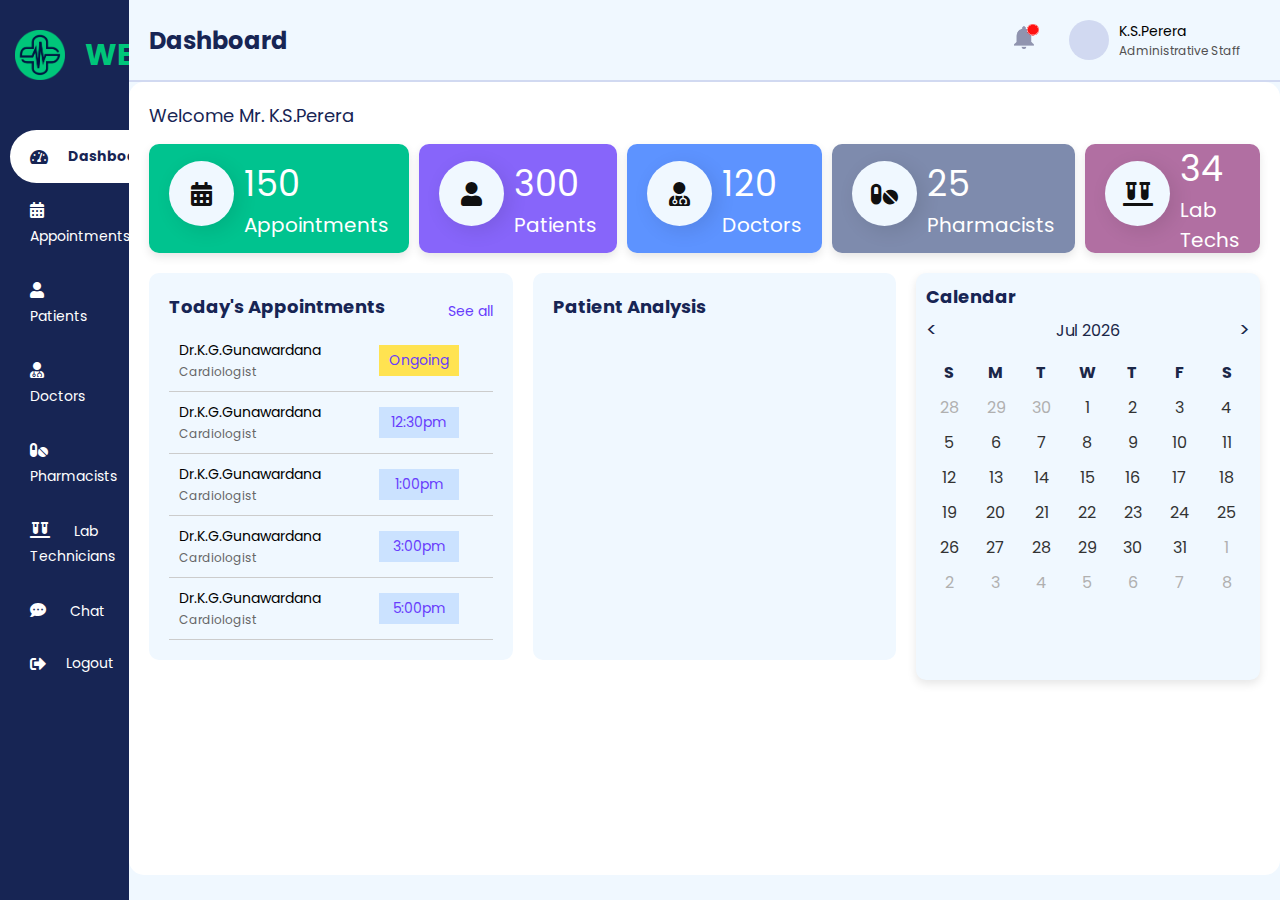
<file: Admin/Dashboard/index.html>
<!DOCTYPE html>
<html lang="en">
<head>
    <meta charset="UTF-8">
    <meta name="viewport" content="width=device-width, initial-scale=1.0">
    <title>Administrative Staff Dashboard</title>
    <link rel="stylesheet" href="styles.css">
    <link rel="stylesheet" href="https://cdnjs.cloudflare.com/ajax/libs/font-awesome/5.15.4/css/all.min.css">
</head>
<body>
    <div class="dashboard-container">
        <!-- Sidebar -->
        <div class="sidebar">
            <div class="sidebar-logo">
                <img src = "../images/logo.png">
                <h2>WELLBE</h2>
            </div>
            <ul class="sidebar-menu">
                <li class="active">
                    <i class="fas fa-tachometer-alt"></i>
                    <span class="menu-text">Dashboard</span>
                </li>
                <li>
                    <a href="../Appointments/ongoing.html">
                        <i class="fas fa-calendar-alt"></i>
                        <span class="menu-text">Appointments</span>
                    </a>
                </li>
                <li>
                    <a href="../Patient/index.html">
                        <i class="fas fa-user"></i>
                        <span class="menu-text">Patients</span>
                    </a>
                </li>
                <li>
                    <a href="../Doctor/index.html">
                        <i class="fas fa-user-md"></i>
                    <span class="menu-text">Doctors</span>
                    </a>
                </li>
                <li>
                    <a href="../Pharmacists/index.html">
                        <i class="fas fa-pills"></i>
                        <span class="menu-text">Pharmacists</span>
                    </a>
                </li>
                <li>
                    <a href="../LabTechs/index.html">
                        <i class="fas fa-vials"></i>
                        <span class="menu-text">Lab Technicians</span>
                    </a>  
                </li>
                <li>
                    <a href="#">
                        <i class="fas fa-comment-dots"></i>
                        <span class="menu-text">Chat</span>
                    </a> 
                </li>
                <li>
                    <i class="fas fa-sign-out-alt"></i>
                    <span class="menu-text">Logout</span>
                </li>
            </ul>
        </div>

        <!-- Main Content -->
        <div class="main-content">
            <!-- Top Header -->
            <header class="main-header">
                <div class="header-left">
                    <h1>Dashboard</h1>
                </div>
                <div class="header-right">
                    <div class="notification">
                        <img src="../images/notification.png">
                    </div>
                    <div class="user-details">
                        <div class="user-avatar">
                            <!-- User Avatar Icon -->
                        </div>
                        <div class="user-info">
                            <p class="name">K.S.Perera</p>
                            <p class="role">Administrative Staff</p>
                        </div>
                    </div>
                </div>
            </header>

            <!-- Dashboard Content -->
            <div class="dashboard-content">
                <div class="welcome-message">
                    <p>Welcome Mr. K.S.Perera</p>
                </div>
                <div class="cards-container">
                    <!-- Statistics Cards -->
                     <a href="../Appointments/ongoing.html">
                        <div class="card appointment">
                            <span class="circle-background">
                                <i class="fas icon fa-calendar-alt"></i>
                            </span>
                            <div>
                                <h1 class="figure">150</h1>
                                <span class="label">Appointments</span>
                            </div>
                        </div>
                     </a>
                    
                     <a href="../Patient/index.html">
                        <div class="card patients">
                            <span class="circle-background">
                                <i class="fas icon fa-user"></i>
                            </span>
                            <div>
                                <h1 class="figure">300 </h1>
                                <span class="label">Patients</span>
                            </div>
                        </div>
                     </a>
                    
                     <a href="../Doctor/index.html">
                        <div class="card doctors">
                            <span class="circle-background">
                                <i class="fas icon fa-user-md"></i>
                            </span>
                            <div>
                                <h1 class="figure">120 </h1>
                                <span class="label">Doctors</span>
                            </div>                      
                        </div>
                     </a>

                     <a href="../Pharmacists/index.html">
                        <div class="card pharmacists">
                            <span class="circle-background">
                                <i class="fas icon fa-pills"></i>
                            </span>
                            <div>
                                <h1 class="figure">25 </h1>
                                <span class="label">Pharmacists</span>
                            </div>          
                        </div>
                     </a>
                    
                    <a href="../LabTechs/index.html">
                        <div class="card lab-techs">
                            <span class="circle-background">
                                <i class="fas icon fa-vials"></i>
                            </span>
                            <div>
                                <h1 class="figure">34 </h1>
                                <span class="label">Lab Techs</span>
                            </div>
                        </div>
                    </a>
                    
                </div>
                <div class="content-container">
                    <!-- Today's Appointments and Patient Analysis -->
                        <div class="dashboard appointments">
                            <div class="header">
                                <h3>Today's Appointments</h3>
                                <a href="#" class="see-all">See all</a>
                            </div>  
                            <table class="appointment-table">
                                <tr>
                                    <td>
                                        <span class="doctor-name">Dr.K.G.Gunawardana</span>
                                        <span class="speciality">Cardiologist</span>
                                    </td>
                                    <td>
                                        <span class="time ongoing">Ongoing</span>
                                    </td>
                                </tr>
                                <tr>
                                    <td>
                                        <span class="doctor-name">Dr.K.G.Gunawardana</span>
                                        <span class="speciality">Cardiologist</span>
                                    </td>
                                    <td>
                                        <span class="time">12:30pm</span>
                                    </td>
                                </tr>
                                <tr>
                                    <td>
                                        <span class="doctor-name">Dr.K.G.Gunawardana</span>
                                        <span class="speciality">Cardiologist</span>
                                    </td>
                                    <td>
                                        <span class="time">1:00pm</span>
                                    </td>
                                </tr>
                                <tr>
                                    <td>
                                        <span class="doctor-name">Dr.K.G.Gunawardana</span>
                                        <span class="speciality">Cardiologist</span>
                                    </td>
                                    <td>
                                        <span class="time">3:00pm</span>
                                    </td>
                                </tr>
                                <tr>
                                    <td>
                                        <span class="doctor-name">Dr.K.G.Gunawardana</span>
                                        <span class="speciality">Cardiologist</span>
                                    </td>
                                    <td>
                                        <span class="time">5:00pm</span>
                                    </td>
                                </tr>
                            </table>  
                        </div>
                        <div class=" dashboard patient-analysis">
                            <h3>Patient Analysis</h3>
                            <div class="analysis-graph">
                                <!-- Graph image or chart can be placed here -->
                            </div>
                        </div>
                        <div class="dashboard calendar-container">
                            <div class="calendar-header">
                                <h3>Calendar</h3>
                                <div class="calendar-nav">
                                    <button id="prevMonth">&lt;</button>
                                    <span id="monthYear"></span>
                                    <button id="nextMonth">&gt;</button>
                                </div>
                            </div>
                            <table class="calendar-table">
                                <thead>
                                    <tr>
                                        <th>S</th>
                                        <th>M</th>
                                        <th>T</th>
                                        <th>W</th>
                                        <th>T</th>
                                        <th>F</th>
                                        <th>S</th>
                                    </tr>
                                </thead>
                                <tbody id="calendar-body">
                                    <!-- Calendar Dates will be generated dynamically -->
                                </tbody>
                            </table>
                        </div>
                </div>
            </div>
        </div>
    </div>

    <script src="calendar.js"></script>
</body>
</html>
</file>
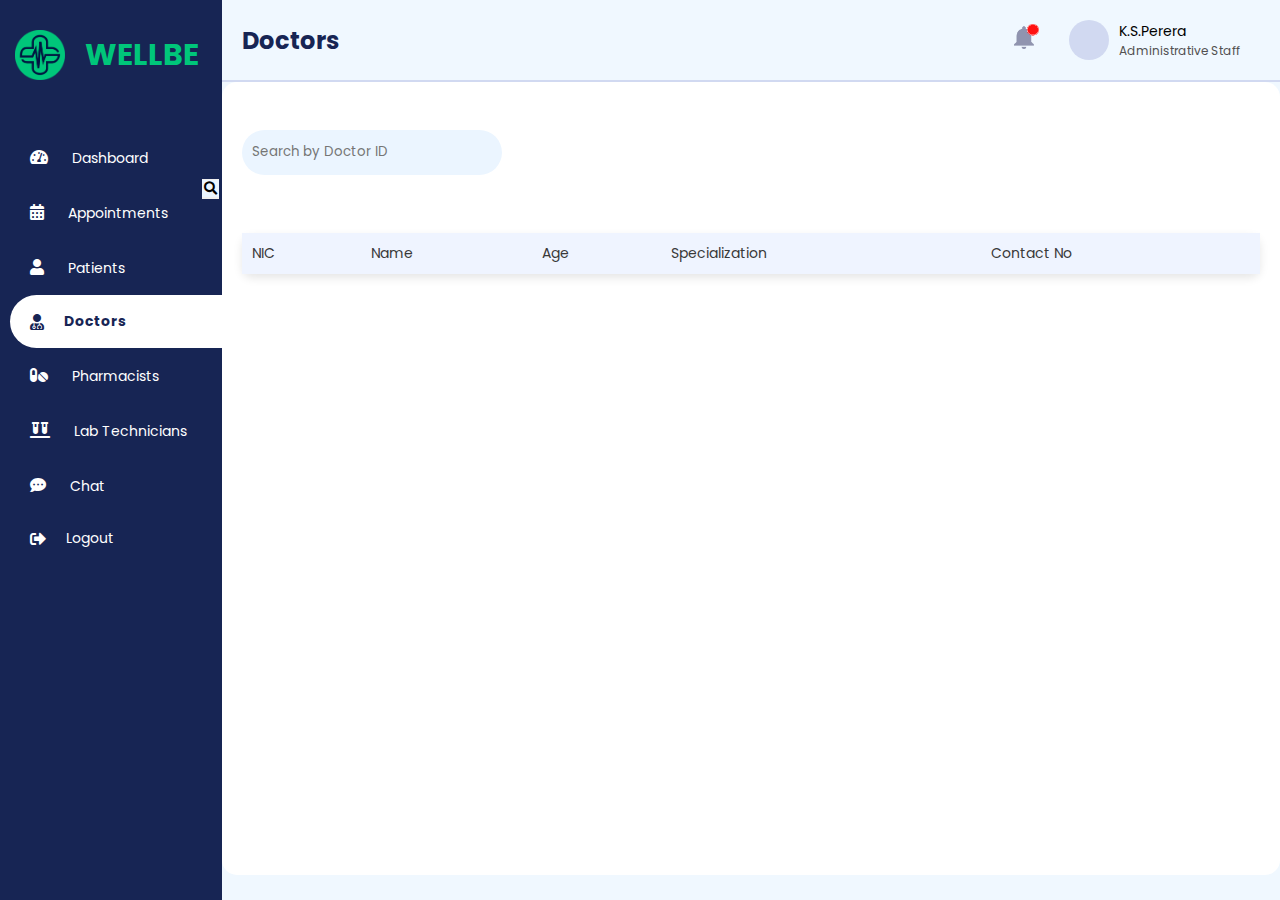
<file: Admin/Doctor/index.html>
<!DOCTYPE html>
<html lang="en">
<head>
    <meta charset="UTF-8">
    <meta name="viewport" content="width=device-width, initial-scale=1.0">
    <title>Administrative Staff Dashboard</title>
    <link rel="stylesheet" href="doctorStyles.css">
    <link rel="stylesheet" href="https://cdnjs.cloudflare.com/ajax/libs/font-awesome/5.15.4/css/all.min.css">

    <script>
        // Fetch and display doctor data
        async function fetchDoctors() {
            try {
                const response = await fetch('fetch_doctors.php');
                const data = await response.json();

                if (response.ok) {
                    const table = document.querySelector('.doctor-table');

                    // Populate table rows
                    data.forEach(doctor => {
                        const row = document.createElement('tr');
                        row.dataset.id = doctor.id; // Set data-id attribute for easy access
                        row.innerHTML = `
                            <td>${doctor.id}</td>
                            <td>${doctor.name}</td>
                            <td>${doctor.age}</td>
                            <td>${doctor.specialization}</td>
                            <td>${doctor.contact}</td>
                        `;
                        table.appendChild(row);
                    });

                    // Add click event to each row to navigate to doctor profile page
                    document.querySelectorAll('.doctor-table tr').forEach(row => {
                        row.addEventListener('click', () => {
                            const doctorId = row.dataset.id;
                            window.location.href = `doctorProfile.html?id=${doctorId}`; // Redirect to profile page
                        });
                    });
                } else {
                    console.error(data.error || 'Failed to fetch doctor data');
                }
            } catch (error) {
                console.error('Error fetching doctor data:', error);
            }
        }

        // Fetch data on page load
        document.addEventListener('DOMContentLoaded', fetchDoctors);
    </script>

</head>
<body>
    <div class="dashboard-container">
        <!-- Sidebar -->
        <div class="sidebar">
            <div class="sidebar-logo">
                <img src = "../images/logo.png">
                <h2>WELLBE</h2>
            </div>
            <ul class="sidebar-menu">
                <li>
                    <a href="../Dashboard/index.html">
                        <i class="fas fa-tachometer-alt"></i>
                        <span class="menu-text">Dashboard</span>
                    </a> 
                </li>
                <li>
                    <a href="../Appointments/index.html">
                        <i class="fas fa-calendar-alt"></i>
                        <span class="menu-text">Appointments</span>
                    </a>
                </li>
                <li>
                    <a href="../Patient/index.html">
                        <i class="fas fa-user"></i>
                        <span class="menu-text">Patients</span>
                    </a>
                </li>
                <li class="active">
                    <i class="fas fa-user-md"></i><span class="menu-text">Doctors</span>
                </li>
                <li>
                    <a href="../Pharmacists/index.html">
                        <i class="fas fa-pills"></i>
                        <span class="menu-text">Pharmacists</span>
                    </a>
                </li>
                <li>
                    <a href="../LabTechs/index.html">
                        <i class="fas fa-vials"></i>
                        <span class="menu-text">Lab Technicians</span>
                    </a>
                </li>
                <li>
                    <a href="#">
                        <i class="fas fa-comment-dots"></i>
                        <span class="menu-text">Chat</span>
                    </a>
                </li>
                <li>
                    <i class="fas fa-sign-out-alt"></i><span class="menu-text">Logout</span>
                </li>
            </ul>
        </div>

        <!-- Main Content -->
        <div class="main-content">
            <!-- Top Header -->
            <header class="main-header">
                <div class="header-left">
                    <h1>Doctors</h1>
                </div>
                <div class="header-right">
                    <div class="notification">
                        <img src="../images/notification.png">
                    </div>
                    <div class="user-details">
                        <div class="user-avatar">
                            <!-- User Avatar Icon -->
                        </div>
                        <div class="user-info">
                            <p class="name">K.S.Perera</p>
                            <p class="role">Administrative Staff</p>
                        </div>
                    </div>
                </div>
            </header>

            <!--Content Container-->
            <div class="content-container">
                <div class="top-buttons">
                    <div class="search-bar">
                        <input type="text" placeholder="Search by Doctor ID" />
                        <button type="submit">
                            <i class="fas fa-search"></i>
                        </button>
                    </div>
                    <div class="add-doctor">
                        <a href="doctorForm1.html">
                            <i class="fas fa-plus"></i>
                            <span class="add-text">Add New Doctor</span>
                        </a>
                    </div>
                </div>
                <div class="table-container">
                    <table class="doctor-table">
                        <tr class="header-row">
                            <th>NIC</th>
                            <th>Name</th>
                            <th>Age</th>
                            <th>Specialization</th>
                            <th>Contact No</th>
                        </tr>

                    </table>
                </div>
            </div>        
        </div>
    </div>
</body>
</html>
</file>
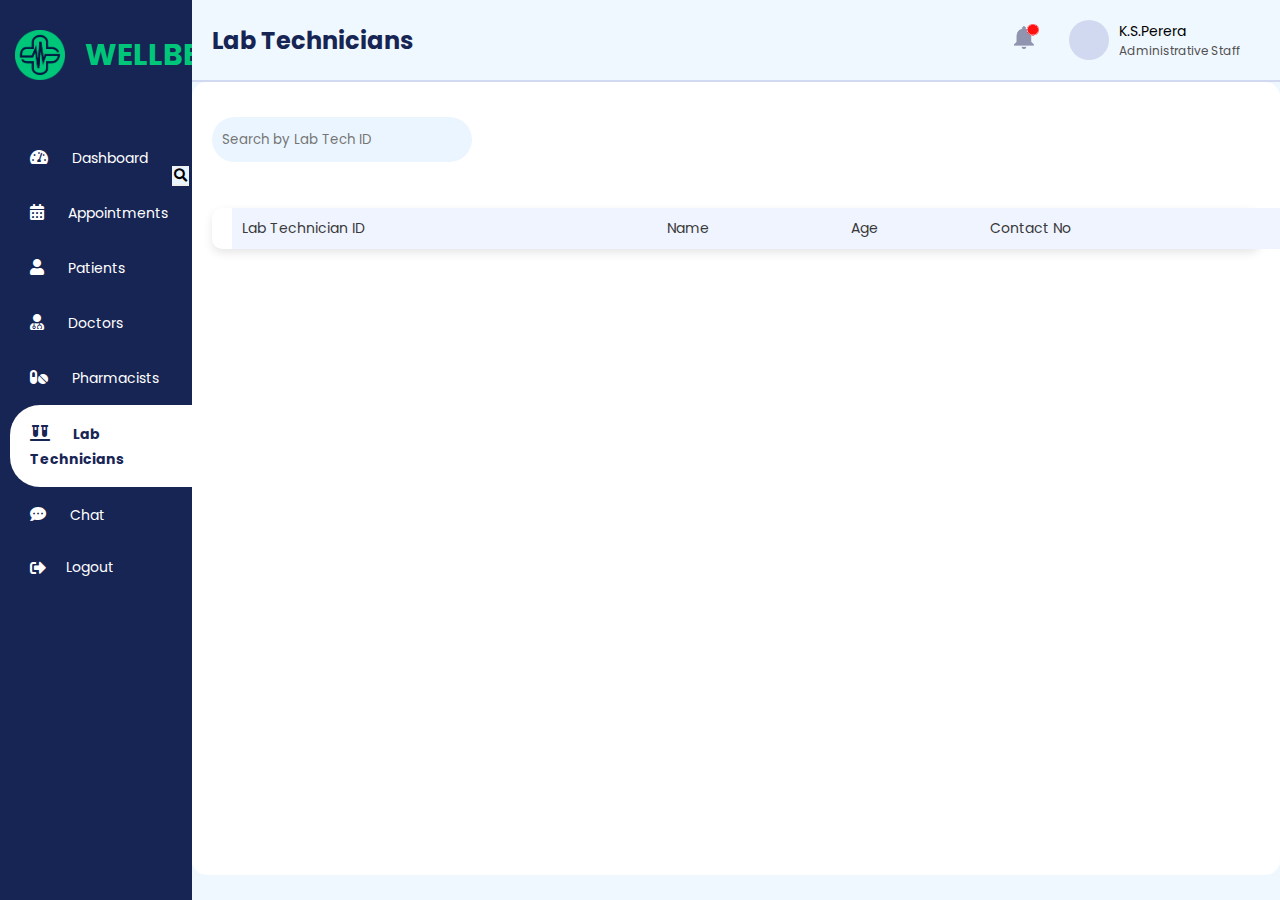
<file: Admin/LabTechs/index.html>
<!DOCTYPE html>
<html lang="en">
<head>
    <meta charset="UTF-8">
    <meta name="viewport" content="width=device-width, initial-scale=1.0">
    <title>Administrative Staff Dashboard</title>
    <link rel="stylesheet" href="styles.css">
    <link rel="stylesheet" href="https://cdnjs.cloudflare.com/ajax/libs/font-awesome/5.15.4/css/all.min.css">
</head>
<body>
    <div class="dashboard-container">
        <!-- Sidebar -->
        <div class="sidebar">
            <div class="sidebar-logo">
                <img src = "../images/logo.png">
                <h2>WELLBE</h2>
            </div>
            <ul class="sidebar-menu">
                <li>
                    <a href="../Dashboard/index.html">
                        <i class="fas fa-tachometer-alt"></i>
                        <span class="menu-text">Dashboard</span>
                    </a> 
                </li>
                <li>
                    <a href="../Appointments/index.html">
                        <i class="fas fa-calendar-alt"></i>
                        <span class="menu-text">Appointments</span>
                    </a>
                </li>
                <li>
                    <a href="../Patient/index.html">
                        <i class="fas fa-user"></i>
                        <span class="menu-text">Patients</span>
                    </a>
                </li>
                <li>
                    <a href="../Doctor/index.html">
                        <i class="fas fa-user-md"></i>
                        <span class="menu-text">Doctors</span>
                    </a>
                </li>
                <li>
                    <a href="../Pharmacists/index.html">
                        <i class="fas fa-pills"></i>
                        <span class="menu-text">Pharmacists</span>
                    </a>
                </li>
                <li class="active">
                    <a href="#">
                        <i class="fas fa-vials"></i>
                        <span class="menu-text">Lab Technicians</span>
                    </a>
                </li>
                <li>
                    <a href="#">
                        <i class="fas fa-comment-dots"></i>
                        <span class="menu-text">Chat</span>
                    </a>
                </li>
                <li>
                    <i class="fas fa-sign-out-alt"></i><span class="menu-text">Logout</span>
                </li>
            </ul>
        </div>

        <!-- Main Content -->
        <div class="main-content">
            <!-- Top Header -->
            <header class="main-header">
                <div class="header-left">
                    <h1>Lab Technicians</h1>
                </div>
                <div class="header-right">
                    <div class="notification">
                        <img src="../images/notification.png">
                    </div>
                    <div class="user-details">
                        <div class="user-avatar">
                            <!-- User Avatar Icon -->
                        </div>
                        <div class="user-info">
                            <p class="name">K.S.Perera</p>
                            <p class="role">Administrative Staff</p>
                        </div>
                    </div>
                </div>
            </header>

            <!--Content Container-->
            <div class="content-container">
                <div class="top-buttons">
                    <div class="search-bar">
                        <input type="text" placeholder="Search by Lab Tech ID" />
                        <button type="submit">
                            <i class="fas fa-search"></i>
                        </button>
                    </div>
                    <div class="add-patient">
                        <a href="labTechForm1.html">
                            <i class="fas fa-plus"></i>
                            <span class="add-text">Add New Lab Technician</span>
                        </a>
                    </div>
                </div>
                <div class="table-container">
                    <table class="patient-table">
                        <tr class="header-row">
                            <th>Lab Technician ID</th>
                            <th>Name</th>
                            <th>Age</th>
                            <th>Contact No</th>
                        </tr>    
                    </table>
                </div>
            </div>     
        </div>
    </div>
</body>
</html>
</file>
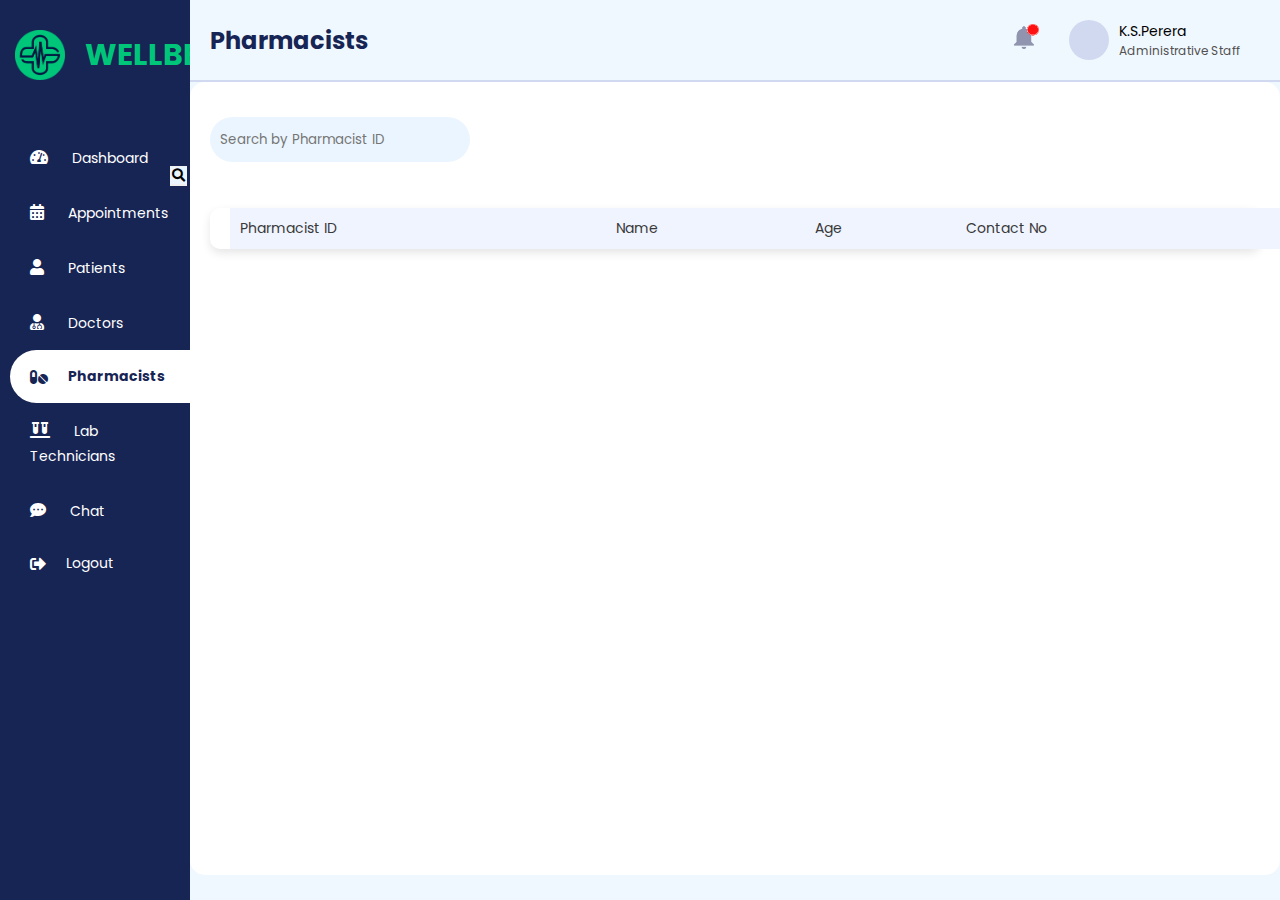
<file: Admin/Pharmacists/index.html>
<!DOCTYPE html>
<html lang="en">
<head>
    <meta charset="UTF-8">
    <meta name="viewport" content="width=device-width, initial-scale=1.0">
    <title>Administrative Staff Dashboard</title>
    <link rel="stylesheet" href="styles.css">
    <link rel="stylesheet" href="https://cdnjs.cloudflare.com/ajax/libs/font-awesome/5.15.4/css/all.min.css">
</head>
<body>
    <div class="dashboard-container">
        <!-- Sidebar -->
        <div class="sidebar">
            <div class="sidebar-logo">
                <img src = "../images/logo.png">
                <h2>WELLBE</h2>
            </div>
            <ul class="sidebar-menu">
                <li>
                    <a href="../Dashboard/index.html">
                        <i class="fas fa-tachometer-alt"></i>
                        <span class="menu-text">Dashboard</span>
                    </a> 
                </li>
                <li>
                    <a href="../Appointments/index.html">
                        <i class="fas fa-calendar-alt"></i>
                        <span class="menu-text">Appointments</span>
                    </a>
                </li>
                <li>
                    <a href="../Patient/index.html">
                        <i class="fas fa-user"></i>
                        <span class="menu-text">Patients</span>
                    </a>
                </li>
                <li>
                    <a href="../Doctor/index.html">
                        <i class="fas fa-user-md"></i>
                        <span class="menu-text">Doctors</span>
                    </a>
                </li>
                <li class="active">
                    <i class="fas fa-pills"></i><span class="menu-text">Pharmacists</span>
                </li>
                <li>
                    <a href="../LabTechs/index.html">
                        <i class="fas fa-vials"></i>
                        <span class="menu-text">Lab Technicians</span>
                    </a>
                </li>
                <li>
                    <a href="#">
                        <i class="fas fa-comment-dots"></i>
                        <span class="menu-text">Chat</span>
                    </a>
                </li>
                <li>
                    <i class="fas fa-sign-out-alt"></i><span class="menu-text">Logout</span>
                </li>
            </ul>
        </div>

        <!-- Main Content -->
        <div class="main-content">
            <!-- Top Header -->
            <header class="main-header">
                <div class="header-left">
                    <h1>Pharmacists</h1>
                </div>
                <div class="header-right">
                    <div class="notification">
                        <img src="../images/notification.png">
                    </div>
                    <div class="user-details">
                        <div class="user-avatar">
                            <!-- User Avatar Icon -->
                        </div>
                        <div class="user-info">
                            <p class="name">K.S.Perera</p>
                            <p class="role">Administrative Staff</p>
                        </div>
                    </div>
                </div>
            </header>

            <!--Content Container-->
            <div class="content-container">
                <div class="top-buttons">
                    <div class="search-bar">
                        <input type="text" placeholder="Search by Pharmacist ID" />
                        <button type="submit">
                            <i class="fas fa-search"></i>
                        </button>
                    </div>
                    <div class="add-patient">
                        <a href="pharmacistForm1.html">
                            <i class="fas fa-plus"></i>
                            <span class="add-text">Add New Pharmacist</span>
                        </a>
                    </div>
                </div>
                <div class="table-container">
                    <table class="patient-table">
                        <tr class="header-row">
                            <th>Pharmacist ID</th>
                            <th>Name</th>
                            <th>Age</th>
                            <th>Contact No</th>
                        </tr>    
                    </table>
                </div>
            </div>     
        </div>
    </div>
</body>
</html>
</file>
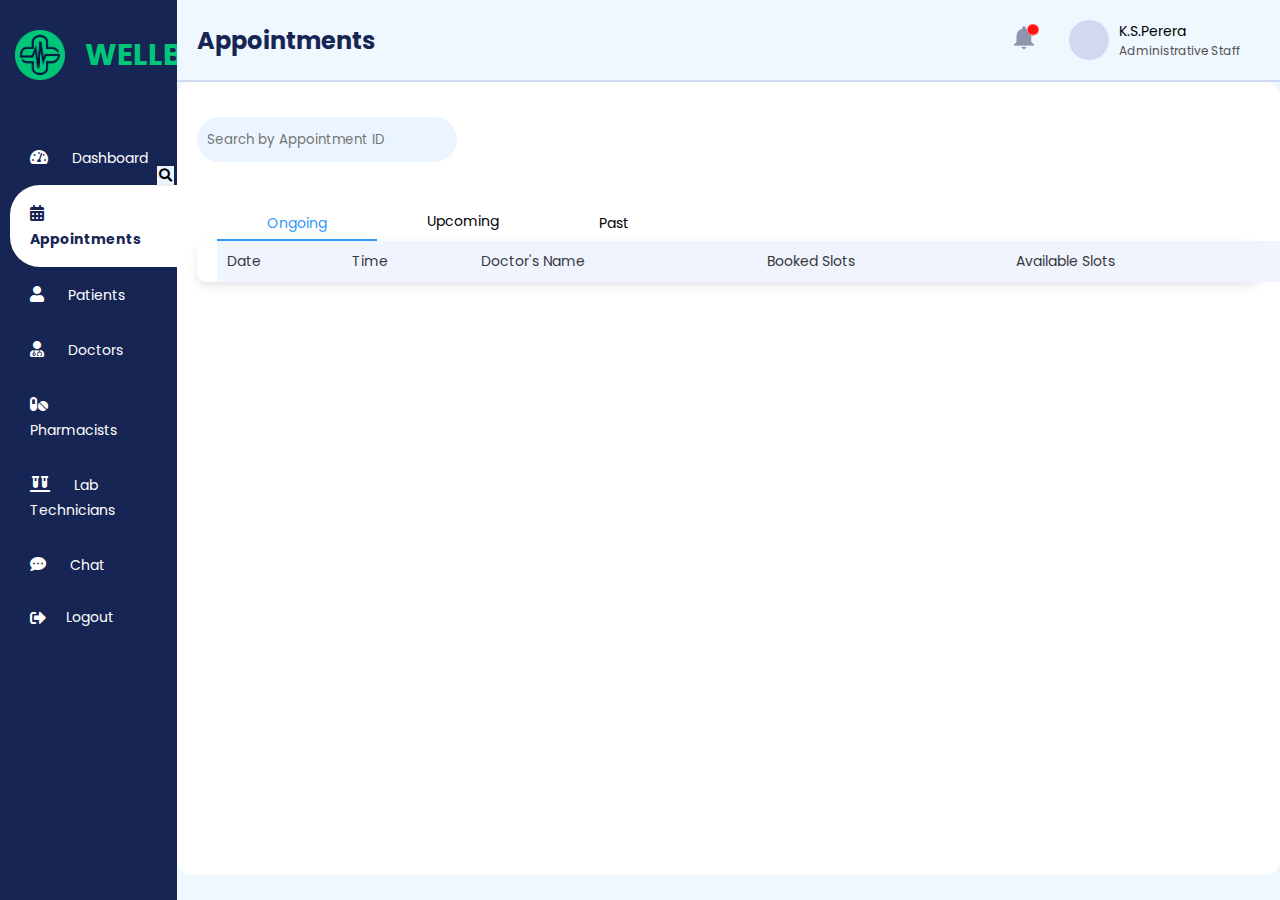
<file: Admin/Appointments/ongoing.html>
<!DOCTYPE html>
<html lang="en">
<head>
    <meta charset="UTF-8">
    <meta name="viewport" content="width=device-width, initial-scale=1.0">
    <title>Administrative Staff Dashboard</title>
    <link rel="stylesheet" href="styles.css">
    <link rel="stylesheet" href="https://cdnjs.cloudflare.com/ajax/libs/font-awesome/5.15.4/css/all.min.css">
</head>
<body>
    <div class="dashboard-container">
        <!-- Sidebar -->
        <div class="sidebar">
            <div class="sidebar-logo">
                <img src = "../images/logo.png">
                <h2>WELLBE</h2>
            </div>
            <ul class="sidebar-menu">
                <li>
                    <a href="../Dashboard/index.html">
                        <i class="fas fa-tachometer-alt"></i>
                        <span class="menu-text">Dashboard</span>
                    </a> 
                </li>
                <li class="active">
                    <a href="../Appointments/ongoing.html">
                        <i class="fas fa-calendar-alt"></i>
                        <span class="menu-text">Appointments</span>
                    </a>
                </li>
                <li>
                    <a href="../Patient/index.html">
                        <i class="fas fa-user"></i>
                        <span class="menu-text">Patients</span>
                    </a>
                </li>
                <li>
                    <a href="../Doctor/index.html">
                        <i class="fas fa-user-md"></i>
                        <span class="menu-text">Doctors</span>
                    </a>    
                </li>
                <li>
                    <a href="../Pharmacists/index.html">
                        <i class="fas fa-pills"></i>
                        <span class="menu-text">Pharmacists</span>
                    </a>
                </li>
                <li>
                    <a href="../LabTechs/index.html">
                        <i class="fas fa-vials"></i>
                        <span class="menu-text">Lab Technicians</span>
                    </a>
                </li>
                <li>
                    <a href="#">
                        <i class="fas fa-comment-dots"></i>
                        <span class="menu-text">Chat</span>
                    </a>
                </li>
                <li>
                    <i class="fas fa-sign-out-alt"></i><span class="menu-text">Logout</span>
                </li>
            </ul>
        </div>

        <!-- Main Content -->
        <div class="main-content">
            <!-- Top Header -->
            <header class="main-header">
                <div class="header-left">
                    <h1>Appointments</h1>
                </div>
                <div class="header-right">
                    <div class="notification">
                        <img src="../images/notification.png">
                    </div>
                    <div class="user-details">
                        <div class="user-avatar">
                            <!-- User Avatar Icon -->
                        </div>
                        <div class="user-info">
                            <p class="name">K.S.Perera</p>
                            <p class="role">Administrative Staff</p>
                        </div>
                    </div>
                </div>
            </header>

            <!--Content Container-->
            <div class="content-container">
                <div class="top-buttons">
                    <div class="search-bar">
                        <input type="text" placeholder="Search by Appointment ID" />
                        <button type="submit">
                            <i class="fas fa-search"></i>
                        </button>
                    </div>
                    <div class="add-appointment">
                        <i class="fas fa-plus"></i>
                        <span class="add-text">Schedule an appointment</span>
                    </div>
                </div>
                <div class="view-buttons">
                    <span class="ongoing active">Ongoing</span>
                    <a href="upcoming.html">
                        <span class="upcoming">Upcoming</span>
                    </a>
                    <span class="past">Past</span>
                </div>

                <div class="table-container">
                    <table class="appointment-table">
                        <tr class="header-row">
                            <th>Date</th>
                            <th>Time</th>
                            <th>Doctor's Name</th>
                            <th>Booked Slots</th>
                            <th>Available Slots</th>
                        </tr>
                        


                    </table>
                </div>
                

            </div>
                
        </div>
    </div>

</body>
</html>
</file>
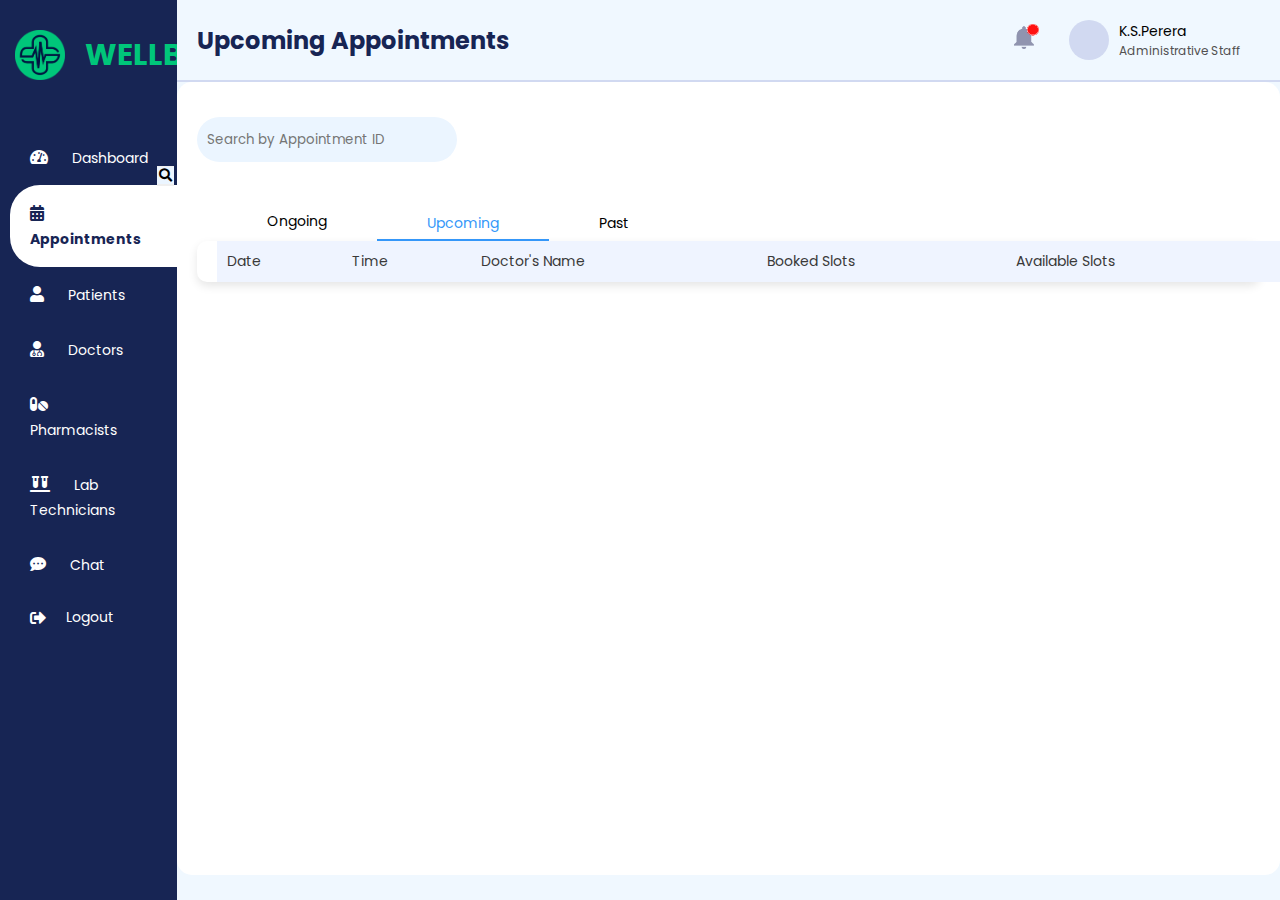
<file: Admin/Appointments/upcoming.html>
<!DOCTYPE html>
<html lang="en">
<head>
    <meta charset="UTF-8">
    <meta name="viewport" content="width=device-width, initial-scale=1.0">
    <title>Administrative Staff Dashboard</title>
    <link rel="stylesheet" href="styles.css">
    <link rel="stylesheet" href="https://cdnjs.cloudflare.com/ajax/libs/font-awesome/5.15.4/css/all.min.css">
</head>
<body>
    <div class="dashboard-container">
        <!-- Sidebar -->
        <div class="sidebar">
            <div class="sidebar-logo">
                <img src = "../images/logo.png">
                <h2>WELLBE</h2>
            </div>
            <ul class="sidebar-menu">
                <li>
                    <a href="../Dashboard/index.html">
                        <i class="fas fa-tachometer-alt"></i>
                        <span class="menu-text">Dashboard</span>
                    </a> 
                </li>
                <li class="active">
                    <a href="../Appointments/ongoing.html">
                        <i class="fas fa-calendar-alt"></i>
                        <span class="menu-text">Appointments</span>
                    </a>
                </li>
                <li>
                    <a href="../Patient/index.html">
                        <i class="fas fa-user"></i>
                        <span class="menu-text">Patients</span>
                    </a>
                </li>
                <li>
                    <a href="../Doctor/index.html">
                        <i class="fas fa-user-md"></i>
                        <span class="menu-text">Doctors</span>
                    </a>    
                </li>
                <li>
                    <a href="../Pharmacists/index.html">
                        <i class="fas fa-pills"></i>
                        <span class="menu-text">Pharmacists</span>
                    </a>
                </li>
                <li>
                    <a href="../LabTechs/index.html">
                        <i class="fas fa-vials"></i>
                        <span class="menu-text">Lab Technicians</span>
                    </a>
                </li>
                <li>
                    <a href="#">
                        <i class="fas fa-comment-dots"></i>
                        <span class="menu-text">Chat</span>
                    </a>
                </li>
                <li>
                    <i class="fas fa-sign-out-alt"></i><span class="menu-text">Logout</span>
                </li>
            </ul>
        </div>

        <!-- Main Content -->
        <div class="main-content">
            <!-- Top Header -->
            <header class="main-header">
                <div class="header-left">
                    <h1>Upcoming Appointments</h1>
                </div>
                <div class="header-right">
                    <div class="notification">
                        <img src="../images/notification.png">
                    </div>
                    <div class="user-details">
                        <div class="user-avatar">
                            <!-- User Avatar Icon -->
                        </div>
                        <div class="user-info">
                            <p class="name">K.S.Perera</p>
                            <p class="role">Administrative Staff</p>
                        </div>
                    </div>
                </div>
            </header>

            <!--Content Container-->
            <div class="content-container">
                <div class="top-buttons">
                    <div class="search-bar">
                        <input type="text" placeholder="Search by Appointment ID" />
                        <button type="submit">
                            <i class="fas fa-search"></i>
                        </button>
                    </div>
                    <div class="add-appointment">
                        <i class="fas fa-plus"></i>
                        <span class="add-text">Schedule an appointment</span>
                    </div>
                </div>
                <div class="view-buttons">
                    <a href="ongoing.html">
                        <span class="ongoing">Ongoing</span>
                    </a>
                    <span class="upcoming active">Upcoming</span>
                    <span class="past">Past</span>
                </div>

                <div class="table-container">
                    <table class="appointment-table">
                        <tr class="header-row">
                            <th>Date</th>
                            <th>Time</th>
                            <th>Doctor's Name</th>
                            <th>Booked Slots</th>
                            <th>Available Slots</th>
                        </tr>
                        


                    </table>
                </div>
                

            </div>
                
        </div>
    </div>

</body>
</html>
</file>
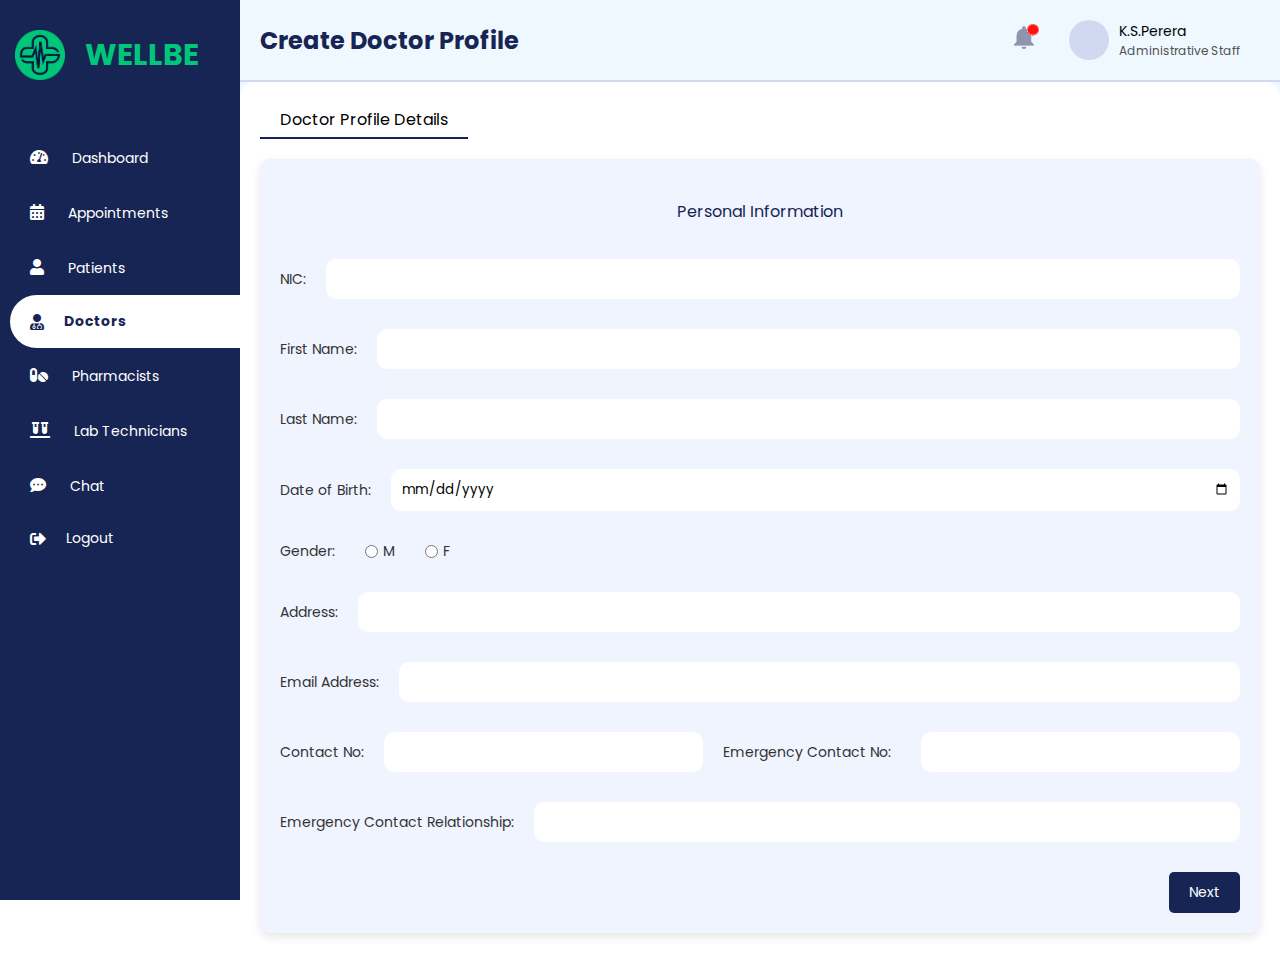
<file: Admin/Doctor/doctorForm1.html>
<!DOCTYPE html>
<html lang="en">
<head>
    <meta charset="UTF-8">
    <meta name="viewport" content="width=device-width, initial-scale=1.0">
    <title>Administrative Staff Dashboard</title>
    <link rel="stylesheet" href="doctorStyles.css">
    <link rel="stylesheet" href="https://cdnjs.cloudflare.com/ajax/libs/font-awesome/5.15.4/css/all.min.css">
</head>
<body>
    <div class="dashboard-container">
        <!-- Sidebar -->
        <div class="sidebar">
            <div class="sidebar-logo">
                <img src = "../images/logo.png">
                <h2>WELLBE</h2>
            </div>
            <ul class="sidebar-menu">
                <li>
                    <a href="../Dashboard/index.html">
                        <i class="fas fa-tachometer-alt"></i>
                        <span class="menu-text">Dashboard</span>
                    </a> 
                </li>
                <li>
                    <a href="../Appointments/index.html">
                        <i class="fas fa-calendar-alt"></i>
                        <span class="menu-text">Appointments</span>
                    </a>
                </li>
                <li>
                    <a href="../Patient/index.html">
                        <i class="fas fa-user"></i>
                        <span class="menu-text">Patients</span>
                    </a>    
                </li>
                <li class="active">
                    <i class="fas fa-user-md"></i><span class="menu-text">Doctors</span>
                </li>
                <li>
                    <a href="../Pharmacists/index.html">
                        <i class="fas fa-pills"></i>
                        <span class="menu-text">Pharmacists</span>
                    </a>
                </li>
                <li>
                    <a href="../LabTechs/index.html">
                        <i class="fas fa-vials"></i>
                        <span class="menu-text">Lab Technicians</span>
                    </a>
                </li>
                <li>
                    <a href="#">
                        <i class="fas fa-comment-dots"></i>
                        <span class="menu-text">Chat</span>
                    </a>
                </li>
                <li>
                    <i class="fas fa-sign-out-alt"></i><span class="menu-text">Logout</span>
                </li>
            </ul>
        </div>

        <!-- Main Content -->
        <div class="main-content">
            <!-- Top Header -->
            <header class="main-header">
                <div class="header-left">
                    <h1>Create Doctor Profile</h1>
                </div>
                <div class="header-right">
                    <div class="notification">
                        <img src="../images/notification.png">
                    </div>
                    <div class="user-details">
                        <div class="user-avatar">
                            <!-- User Avatar Icon -->
                        </div>
                        <div class="user-info">
                            <p class="name">K.S.Perera</p>
                            <p class="role">Administrative Staff</p>
                        </div>
                    </div>
                </div>
            </header>
            <!--Content Container-->
            <div class="content-container">
                <div class="form-tabs">
                    <span class="tab active">Doctor Profile Details</span>
                </div>
                <div class="form-container">
                    
                    <form class="patient-form" action="doctorForm2.php" method="POST" onsubmit="return validateForm(this)">
                        <span class="form-title">Personal Information</span>
                        <div class="form-row">
                            <label for="nic">NIC:</label>
                            <input type="text" id="nic" name="nic" required>
                        </div>

                        <div class="form-row">
                            <label for="firstName">First Name:</label>
                            <input type="text" id="first_name" name="first_name" required>
                        </div>

                        <div class="form-row">
                            <label for="lastName">Last Name:</label>
                            <input type="text" id="last_name" name="last_name" required>
                        </div>
                        
                        <div class="form-row">
                            <label for="dob">Date of Birth:</label>
                            <input type="date" id="dob" name="dob" required>
                        </div>
                        
                        <div class="form-row">
                            <label for="gender">Gender:</label>
                            <input type="radio" id="male" name="gender" value="M">
                            <label for="male">M</label>
                            <input type="radio" id="female" name="gender" value="F">
                            <label for="female">F</label>
                        </div>
                        
                        <div class="form-row">
                            <label for="address">Address:</label>
                            <input type="text" id="address" name="address" required>
                        </div>
                        
                        <div class="form-row">
                            <label for="email">Email Address:</label>
                            <input type="email" id="email" name="email" required>
                        </div>
                        
                        <div class="form-row">
                            <label for="contact">Contact No:</label>
                            <input type="text" id="contact" name="contact" required>

                            <label for="emergency-contact" class="emergency-label">Emergency Contact No:</label>
                            <input type="text" id="emergency_contact" name="emergency_contact" class="emergency-input" required>
                        </div>

                        <div class="form-row">
                            <label for="emergency-relationship">Emergency Contact Relationship:</label>
                            <input type="text" id="emergency_contact_relationship" name="emergency_contact_relationship" required>
                        </div>
                        
                        <button type="submit" class="next-button">Next</button>
                        
                    </form>
                </div> 
            </div>        
        </div>
    </div>

    <script>
        function validateForm(form) {
            // Validate NIC (12 digits or 10 digits + 'V')
            const nic = form.nic.value;
            const nicRegex = /^\d{9}[Vv]$|^\d{12}$/;
            if (!nicRegex.test(nic)) {
                alert("Invalid NIC.");
                return false;
            }

            // Validate Date of Birth (should be a past date)
            const dob = new Date(form.dob.value);
            const today = new Date();
            if (dob >= today) {
                alert("Invalid Date of Birth.");
                return false;
            }

            // Validate Gender (must be selected)
            const gender = form.gender.value;
            if (!gender) {
                alert("Gender is required.");
                return false;
            }

            // Validate Email (must be a valid email)
            const email = form.email.value;
            const emailRegex = /^[a-zA-Z0-9._-]+@[a-zA-Z0-9.-]+\.[a-zA-Z]{2,}$/;
            if (!emailRegex.test(email)) {
                alert("Please enter a valid email address.");
                return false;
            }

            // Validate Contact (must be 10 digits)
            const contact = form.contact.value;
            const contactRegex = /^\d{10}$/;
            if (!contactRegex.test(contact)) {
                alert("Invalid contact number.");
                return false;
            }

            // Validate Emergency Contact (must be 10 digits)
            const emergencyContact = form.emergency_contact.value;
            if (emergencyContact && !contactRegex.test(emergencyContact)) {
                alert("Invalid emergency contact number.");
                return false;
            }

            return true;  // Form is valid
        }

    </script>

</body>
</html>
</file>
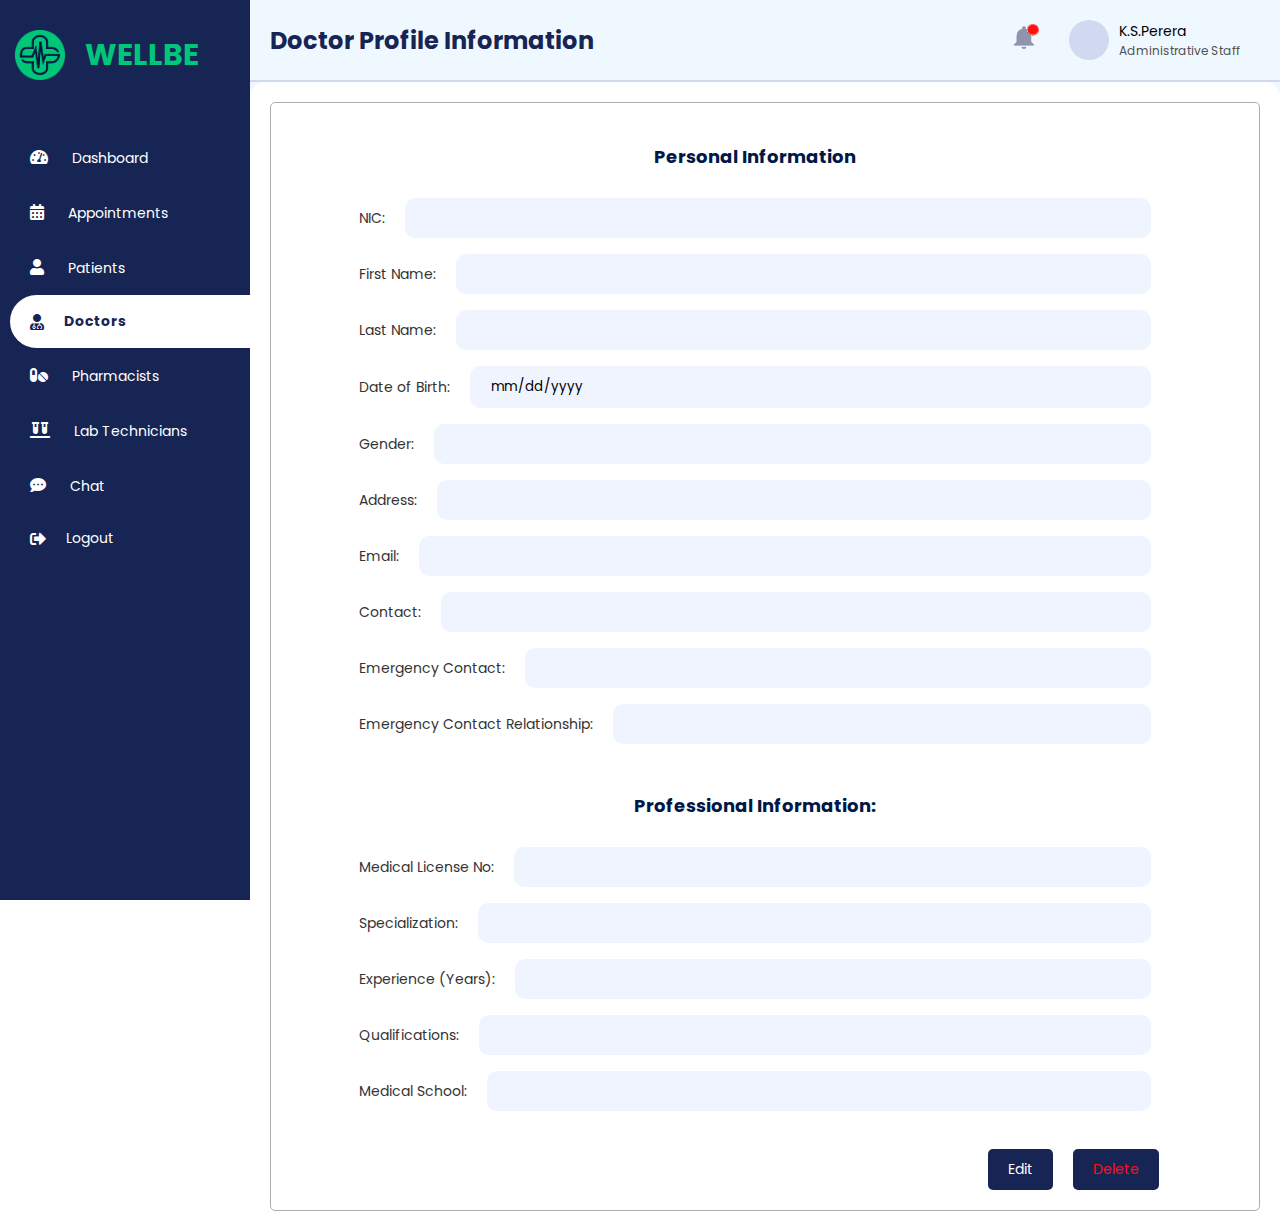
<file: Admin/Doctor/doctorProfile.html>
<!DOCTYPE html>
<html lang="en">
<head>
    <meta charset="UTF-8">
    <meta name="viewport" content="width=device-width, initial-scale=1.0">
    <title>Administrative Staff Dashboard</title>
    <link rel="stylesheet" href="doctorStyles.css">
    <link rel="stylesheet" href="https://cdnjs.cloudflare.com/ajax/libs/font-awesome/5.15.4/css/all.min.css">

    <script>
        // Function to get query parameter value by name
        function getQueryParameter(name) {
            const urlParams = new URLSearchParams(window.location.search);
            return urlParams.get(name);
        }

        // Fetch doctor details by ID and populate the form
        async function fetchDoctorDetails() {
            const doctorId = getQueryParameter('id'); // Get the doctor ID from URL query string
            if (doctorId) {
                try {
                    const response = await fetch(`fetch_doctor_details.php?id=${doctorId}`);
                    const doctor = await response.json();

                    if (response.ok && doctor && !doctor.error) {
                        // Populate the form fields with doctor details
                        document.querySelector('#nic').value = doctor.nic;
                        document.querySelector('#first_name').value = doctor.first_name;
                        document.querySelector('#last_name').value = doctor.last_name;
                        document.querySelector('#dob').value = doctor.dob;
                        document.querySelector('#gender').value = doctor.gender;
                        document.querySelector('#address').value = doctor.address;
                        document.querySelector('#email').value = doctor.email;
                        document.querySelector('#contact').value = doctor.contact;
                        document.querySelector('#emergency_contact').value = doctor.emergency_contact;
                        document.querySelector('#emergency_contact_relationship').value = doctor.emergency_contact_relationship;
                        document.querySelector('#medical_license_no').value = doctor.medical_license_no;
                        document.querySelector('#specialization').value = doctor.specialization;
                        document.querySelector('#experience').value = doctor.experience;
                        document.querySelector('#qualifications').value = doctor.qualifications;
                        document.querySelector('#medical_school').value = doctor.medical_school;
                    } else {
                        console.error('Error fetching doctor details:', doctor.error || 'Unknown error');
                        alert('Doctor details could not be retrieved.');
                    }
                } catch (error) {
                    console.error('Error fetching doctor details:', error);
                    alert('An error occurred while fetching doctor details.');
                }
            } else {
                alert('Doctor ID is missing in the URL.');
                console.error('Doctor ID not found in URL');
            }
        }

        // Toggle form fields between read-only and editable
        function toggleEditMode() {
            const isEditing = document.body.dataset.editMode === "true";
            const fields = document.querySelectorAll('.doctor-profile-form input');

            fields.forEach(field => {
                field.readOnly = isEditing; // Toggle read-only state
            });

            const editButton = document.querySelector('.edit-button');
            const saveButton = document.querySelector('.save-button');
            
            if (isEditing) {
                editButton.style.display = "inline-block";
                saveButton.style.display = "none";
                document.body.dataset.editMode = "false";
            } else {
                editButton.style.display = "none";
                saveButton.style.display = "inline-block";
                document.body.dataset.editMode = "true";
            }
        }

        // Save the edited data
        async function saveDoctorDetails(event) {
            event.preventDefault();

            const doctorId = getQueryParameter('id'); // Get the doctor ID from the URL query string
            const form = document.querySelector('.doctor-profile-form');
            const formData = new FormData(form);

            // Convert FormData to JSON object
            const data = {};
            formData.forEach((value, key) => {
                data[key] = value;
            });

            // debug
            console.log(data); 
            
            if (doctorId) {
                try {
                    const response = await fetch(`update_doctor_details.php?id=${doctorId}`, {
                        method: 'POST',
                        headers: {
                            'Content-Type': 'application/json',
                        },
                        body: JSON.stringify(data),
                        
                    });

                    const result = await response.json();

                    if (response.ok && result.success) {
                        alert('Doctor details updated successfully.');
                        toggleEditMode(); // Switch back to read-only mode

                        // Redirect to the Doctor index page
                        window.location.href = 'index.html';
                    } 
                    
                    else {
                        alert('Error updating doctor details: ' + (result.error || 'Unknown error'));
                    }
                } catch (error) {
                    console.error('Error updating doctor details:', error);
                    alert('An error occurred while saving doctor details.');
                }
            } 
            else {
                alert('Doctor ID is missing in the URL.');
            }
        }

        async function deleteDoctorRecord(event) {
            event.preventDefault(); // Prevent the default form submission behavior

            const doctorId = getQueryParameter('id'); // Get the doctor ID from the URL query string

            if (confirm('Are you sure you want to delete this doctor record?')) {
                if (doctorId) {
                    try {
                        const response = await fetch(`delete_doctor.php?id=${doctorId}`, {
                            method: 'POST',
                            headers: {
                                'Content-Type': 'application/json',
                            },
                            body: JSON.stringify({ id: doctorId }),
                        });

                        const result = await response.json();

                        if (response.ok && result.success) {
                            alert('Doctor record deleted successfully.');
                            // Redirect back to the doctors index page
                            window.location.href = 'index.html';
                        } else {
                            alert('Error deleting doctor record: ' + (result.error || 'Unknown error'));
                        }
                    } catch (error) {
                        console.error('Error deleting doctor record:', error);
                        alert('An error occurred while deleting the doctor record.');
                    }
                } else {
                    alert('Doctor ID is missing in the URL.');
                }
            }
        }

        // Attach delete event to the button
        //document.querySelector('.delete-button').addEventListener('click', deleteDoctorRecord);


        // Fetch data when the page loads
        document.addEventListener('DOMContentLoaded', fetchDoctorDetails);
    </script>

</head>

<body data-edit-mode="false">
    <div class="dashboard-container">
        <!-- Sidebar -->
        <div class="sidebar">
            <div class="sidebar-logo">
                <img src = "../images/logo.png">
                <h2>WELLBE</h2>
            </div>
            <ul class="sidebar-menu">
                <li>
                    <a href="../Dashboard/index.html">
                        <i class="fas fa-tachometer-alt"></i>
                        <span class="menu-text">Dashboard</span>
                    </a> 
                </li>
                <li>
                    <a href="../Appointments/index.html">
                        <i class="fas fa-calendar-alt"></i>
                        <span class="menu-text">Appointments</span>
                    </a>
                </li>
                <li>
                    <a href="../Patient/index.html">
                        <i class="fas fa-user"></i>
                        <span class="menu-text">Patients</span>
                    </a>
                </li>
                <li class="active">
                    <i class="fas fa-user-md"></i><span class="menu-text">Doctors</span>
                </li>
                <li>
                    <a href="../Pharmacists/index.html">
                        <i class="fas fa-pills"></i>
                        <span class="menu-text">Pharmacists</span>
                    </a>
                </li>
                <li>
                    <a href="../LabTechs/index.html">
                        <i class="fas fa-vials"></i>
                        <span class="menu-text">Lab Technicians</span>
                    </a>
                </li>
                <li>
                    <a href="#">
                        <i class="fas fa-comment-dots"></i>
                        <span class="menu-text">Chat</span>
                    </a>
                </li>
                <li>
                    <i class="fas fa-sign-out-alt"></i><span class="menu-text">Logout</span>
                </li>
            </ul>
        </div>

        <!-- Main Content -->
        <div class="main-content">
            <!-- Top Header -->
            <header class="main-header">
                <div class="header-left">
                    <h1>Doctor Profile Information</h1>
                </div>
                <div class="header-right">
                    <div class="notification">
                        <img src="../images/notification.png">
                    </div>
                    <div class="user-details">
                        <div class="user-avatar">
                            <!-- User Avatar Icon -->
                        </div>
                        <div class="user-info">
                            <p class="name">K.S.Perera</p>
                            <p class="role">Administrative Staff</p>
                        </div>
                    </div>
                </div>
            </header>

            <!--Content Container-->
            <div class="content-container">
                <div class="doctor-profile-container">
                        <form class="doctor-profile-form" onsubmit="saveDoctorDetails(event)">
                            <span class="profile-form-title">Personal Information</span>
                            <div class="profile-form-row">
                                <label for="nic">NIC:</label>
                                <input type="text" id="nic" name="nic" readonly>
                            </div>
                            <div class="profile-form-row">
                                <label for="first_name">First Name:</label>
                                <input type="text" id="first_name" name="first_name" readonly>
                            </div>
                            <div class="profile-form-row">
                                <label for="last_name">Last Name:</label>
                                <input type="text" id="last_name" name="last_name">
                            </div>
                            <div class="profile-form-row">
                                <label for="dob">Date of Birth:</label>
                                <input type="date" id="dob" name="dob" readonly>
                            </div>
                            <div class="profile-form-row">
                                <label for="gender">Gender:</label>
                                <input type="text" id="gender" name="gender" readonly>
                            </div>
                            <div class="profile-form-row">
                                <label for="address">Address:</label>
                                <input type="text" id="address" name="address" readonly>
                            </div>
                            <div class="profile-form-row">
                                <label for="email">Email:</label>
                                <input type="email" id="email" name="email" readonly>
                            </div>
                            <div class="profile-form-row">
                                <label for="contact">Contact:</label>
                                <input type="text" id="contact" name="contact" readonly>
                            </div>
                            <div class="profile-form-row">
                                <label for="emergency_contact">Emergency Contact:</label>
                                <input type="text" id="emergency_contact" name="emergency_contact" readonly>
                            </div>
                            <div class="profile-form-row">
                                <label for="emergency_contact_relationship">Emergency Contact Relationship:</label>
                                <input type="text" id="emergency_contact_relationship" name="emergency_contact_relationship" readonly>
                            </div>

                            <span class="profile-form-title">Professional Information:</span>
                            <div class="profile-form-row">
                                <label for="medical_license_no">Medical License No:</label>
                                <input type="text" id="medical_license_no" name="medical_license_no" readonly>
                            </div>
                            <div class="profile-form-row">
                                <label for="specialization">Specialization:</label>
                                <input type="text" id="specialization" name="specialization" readonly>
                            </div>
                            <div class="profile-form-row">
                                <label for="experience">Experience (Years):</label>
                                <input type="text" id="experience" name="experience" readonly>
                            </div>
                            <div class="profile-form-row">
                                <label for="qualifications">Qualifications:</label>
                                <input type="text" id="qualifications" name="qualifications" readonly>
                            </div>
                            <div class="profile-form-row">
                                <label for="medical_school">Medical School:</label>
                                <input type="text" id="medical_school" name="medical_school" readonly>
                            </div>


                            <div class="profile-buttons-bar">
                                <button type="button" class="edit-button" onclick="toggleEditMode()">Edit</button>
                                <button type="submit" class="save-button" style="display: none;">Save</button>
                                <button type="buttton" class="delete-button" onclick="deleteDoctorRecord(event)">Delete</button>
                            </div>
                        </form>
                </div>
            </div>         
        </div>
    </div>
</body>
</html>
</file>
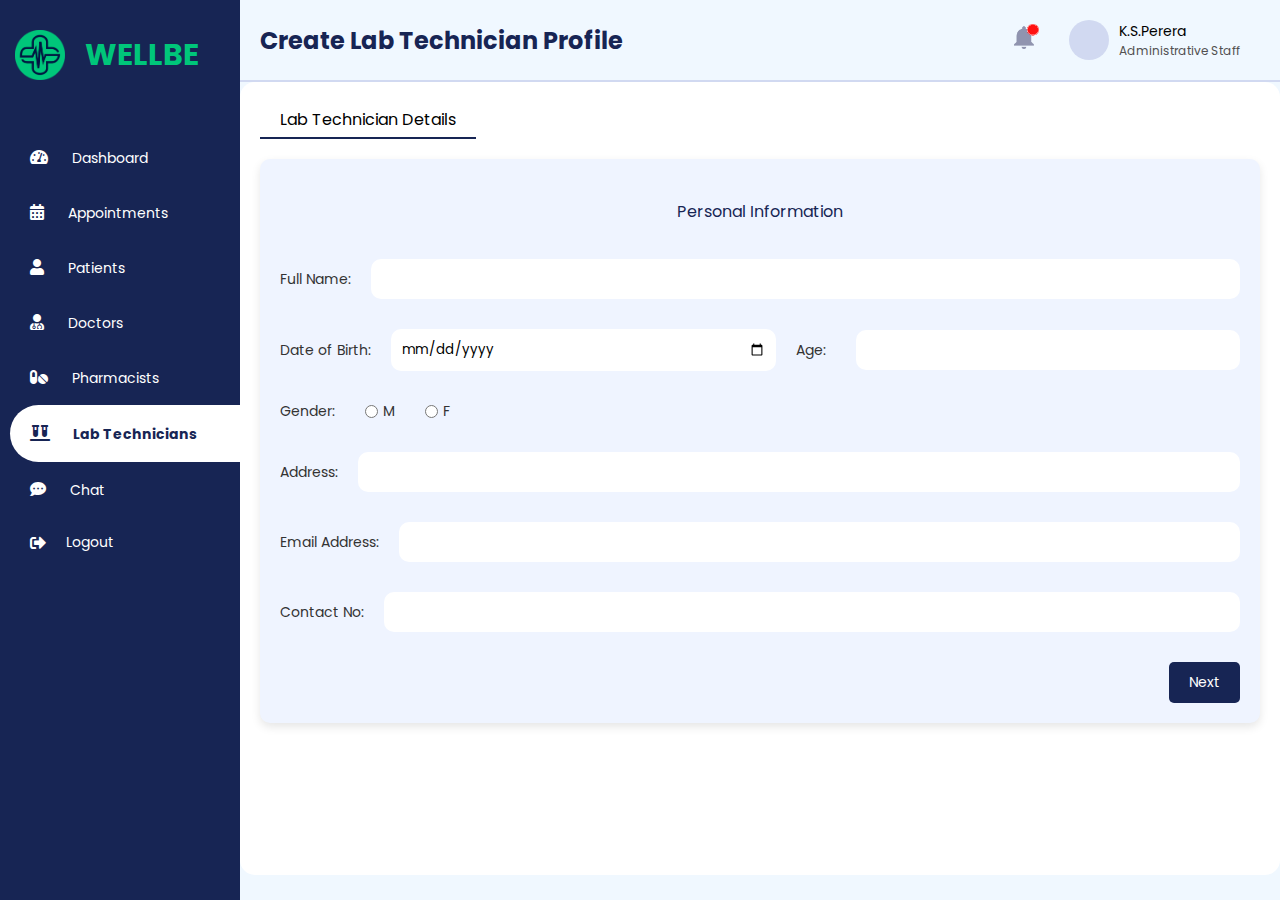
<file: Admin/LabTechs/labTechForm1.html>
<!DOCTYPE html>
<html lang="en">
<head>
    <meta charset="UTF-8">
    <meta name="viewport" content="width=device-width, initial-scale=1.0">
    <title>Administrative Staff Dashboard</title>
    <link rel="stylesheet" href="styles.css">
    <link rel="stylesheet" href="https://cdnjs.cloudflare.com/ajax/libs/font-awesome/5.15.4/css/all.min.css">
</head>
<body>
    <div class="dashboard-container">
        <!-- Sidebar -->
        <div class="sidebar">
            <div class="sidebar-logo">
                <img src = "../images/logo.png">
                <h2>WELLBE</h2>
            </div>
            <ul class="sidebar-menu">
                <li>
                    <a href="../Dashboard/index.html">
                        <i class="fas fa-tachometer-alt"></i>
                        <span class="menu-text">Dashboard</span>
                    </a> 
                </li>
                <li>
                    <a href="../Appointments/index.html">
                        <i class="fas fa-calendar-alt"></i>
                        <span class="menu-text">Appointments</span>
                    </a>
                </li>
                <li>
                    <a href="../Patient/index.html">
                        <i class="fas fa-user"></i>
                        <span class="menu-text">Patients</span>
                    </a>    
                </li>
                <li>
                    <a href="../Doctor/index.html">
                        <i class="fas fa-user-md"></i>
                        <span class="menu-text">Doctors</span>
                    </a>
                </li>
                <li>
                    <a href="../Pharmacists/index.html">
                        <i class="fas fa-pills"></i>
                        <span class="menu-text">Pharmacists</span>
                    </a>
                </li>
                <li class="active">
                    <a href="../LabTechs/index.html">
                        <i class="fas fa-vials"></i>
                        <span class="menu-text">Lab Technicians</span>
                    </a>
                </li>
                <li>
                    <a href="#">
                        <i class="fas fa-comment-dots"></i>
                        <span class="menu-text">Chat</span>
                    </a>
                </li>
                <li>
                    <i class="fas fa-sign-out-alt"></i><span class="menu-text">Logout</span>
                </li>
            </ul>
        </div>

        <!-- Main Content -->
        <div class="main-content">
            <!-- Top Header -->
            <header class="main-header">
                <div class="header-left">
                    <h1>Create Lab Technician Profile</h1>
                </div>
                <div class="header-right">
                    <div class="notification">
                        <img src="../images/notification.png">
                    </div>
                    <div class="user-details">
                        <div class="user-avatar">
                            <!-- User Avatar Icon -->
                        </div>
                        <div class="user-info">
                            <p class="name">K.S.Perera</p>
                            <p class="role">Administrative Staff</p>
                        </div>
                    </div>
                </div>
            </header>
            <!--Content Container-->
            <div class="content-container">
                <div class="form-tabs">
                    <span class="tab active">Lab Technician Details</span>
                </div>
                <div class="form-container">
                    
                    <form class="patient-form">
                        <span class="form-title">Personal Information</span>
                        <div class="form-row">
                            <label for="fullName">Full Name:</label>
                            <input type="text" id="fullName" name="fullName">
                        </div>
                        
                        <div class="form-row">
                            <label for="dob">Date of Birth:</label>
                            <input type="date" id="dob" name="dob">
                            <label for="age" class="age-label">Age:</label>
                            <input type="text" id="age" name="age" class="age-input">
                        </div>
                        
                        <div class="form-row">
                            <label for="gender">Gender:</label>
                            <input type="radio" id="male" name="gender" value="M">
                            <label for="male">M</label>
                            <input type="radio" id="female" name="gender" value="F">
                            <label for="female">F</label>
                        </div>
                        
                        <div class="form-row">
                            <label for="address">Address:</label>
                            <input type="text" id="address" name="address">
                        </div>
                        
                        <div class="form-row">
                            <label for="email">Email Address:</label>
                            <input type="email" id="email" name="email">
                        </div>
                        
                        <div class="form-row">
                            <label for="contact">Contact No:</label>
                            <input type="text" id="contact" name="contact">
                        </div>

                        <button type="submit" class="next-button"><a href="labTechForm2.html">Next</a></button>
                        
                    </form>
                </div>
                
                
                
            </div>
                
        </div>
    </div>

</body>
</html>
</file>
<file: Admin/Dashboard/styles.css>
@import url('https://fonts.googleapis.com/css?family=Poppins:400,700,900');

/* General Reset */
* {
    margin: 0;
    padding: 0;
    box-sizing: border-box;
    font-family: 'Poppins', sans-serif;
    text-decoration: none;
}

/* Dashboard Container */
.dashboard-container {
    display: flex;
    height: 100vh;
}

/* Sidebar */
.sidebar {
    width: 80px; /* Show icons only */
    background-color: #172554;
    color: white;
    transition: width 0.3s ease;
    overflow: hidden;
}

.sidebar:hover {
    width: 250px; /* Expands on hover */
}

.sidebar-logo {
    display: flex;
    align-items: center;
    cursor: pointer;
    padding: 10px;
    margin-top: 20px;
}

.sidebar-logo h2 {
    margin-left: 10px;
    font-size: 30px;
    color: #00C67A;
}

.sidebar-logo img {
    margin-left: 5px;
    max-width: 50px;
    margin-right: 10px;
}

.sidebar-menu {
    list-style-type: none;
    padding: 20px 0;
    margin-left: 10px;
    margin-top: 20px;;
}

.sidebar-menu li {
    display: flex;
    align-items: center;
    padding: 15px 20px;
    cursor: pointer;
    color: #fff;
}


.sidebar-menu li:hover {
    background-color: #1C407F;
    border-radius: 30px 0 0 30px;
}

.sidebar-menu li.active {
    background-color: #fff;
    color: #172554;
    font-weight: bold;
    padding-top: 1rem;
    padding-bottom: 1rem;
    border-radius: 30px 0 0 30px;
}

.sidebar-menu li a {
    text-decoration: none;
    color: inherit;
}

.sidebar-menu li i {
    font-size: 16px;
    margin-right: 20px;
}

.menu-text {
    display: none; /* Hidden by default */
    font-size: 14px;
}

.sidebar:hover .menu-text {
    display: inline; /* Show on hover */
}

/* Main Content */
.main-content {
    flex-grow: 1;
    background-color: #f0f8ff; /* Light blue background */
    display: flex;
    flex-direction: column;
}

/* Top Header */
.main-header {
    display: flex;
    justify-content: space-between;
    align-items: center;
    padding: 20px;
    background-color: #f0f8ff; /* Light blue background */
    border-bottom: 2px solid #d1d9f1;
}

.header-left h1 {
    font-size: 24px;
    color: #172554;
}

.header-right {
    display: flex;
    align-items: center;
}

.user-details {
    display: flex;
    align-items: center;
    margin-right: 20px;
}

.user-avatar {
    width: 40px;
    height: 40px;
    border-radius: 50%;
    background-color: #d1d9f1; /* Placeholder for avatar */
    margin-left: 10px;
    margin-right: 10px;
}

.name{
    margin: 0;
    font-size: 14px;
    color: #000000;
}

.role{
    color: #525151;
    font-size: 12px;
}

.notification img{
    margin-right: 20px;
    max-width: 25px;
}

/* Dashboard Content */
.dashboard-content {
    flex-grow: 1;
    padding: 20px;
    background-color: white; /* Main content area white background */
    border-radius: 15px;
    margin-bottom: 25px;
}

.welcome-message p {
    font-size: 18px;
    color: #172554;
}

.cards-container {
    margin-top: 15px;
    display: flex;
    justify-content: space-between;
    margin-bottom: 20px;
    gap: 10px;
}

.card {
    flex: 1;
    display: flex;
    justify-content: space-between;
    padding: 20px;
    margin-right: 10px;
    text-align: left;
    border-radius: 10px;
    font-size: 20px;
    align-items: center;
    height: 109px;
    gap: 10px;
    flex-wrap: nowrap;
    box-shadow: 0px 4px 10px rgba(0, 0, 0, 0.1);
}

.card:hover {
    cursor: pointer;
    transform: translateY(-5px);

}

.circle-background {
    position: relative;
    display: inline-block;
    background-color: #f0f8ff;
    border-radius: 50%;
    box-shadow: 5px 5px 20px rgba(7, 7, 7, 0.1);
    margin-bottom: 10px;
    width: 65px;
    height: 65px;
    flex-shrink: 0;
}

.icon {
    position: absolute;
    top: 50%;
    left: 50%;
    transform: translate(-50%, -50%);
    font-size: 24px;
    color: rgb(16, 16, 16);
}

.figure {
    font-size: 35px;
    font-weight: normal;
    color: #FFFFFF;
    padding: 0;
    margin: 0;
}

.label {
    font-size: 20px;
    color: #fff;
    margin: 0;
    padding: 0;
}


.appointment {
    background-color: #00C38F;
}

.patients {
    background-color: #8765FA;
}

.doctors {
    background-color: #5D93FF;
}

.pharmacists {
    background-color: #7E8BAD;
}

.lab-techs {
    background-color: #B16FA2;
}

.card:last-child {
    margin-right: 0;
}

.content-container {
    display: flex;
    gap: 20px;
    justify-content: space-between;
}

.dashboard {
    flex: 1;
}

.header {
    display: flex;
    justify-content: space-between;
    align-items: center;
}

.see-all {
    font-size: 14px;
    color: #683CFC;
}

.see-all:hover {
    font-weight: bold;
}

.appointments,
.patient-analysis {
    background-color: #f0f8ff;
    padding: 20px;
    border-radius: 10px;
    margin-bottom: 20px;
}

.appointments h3,
.patient-analysis h3 {
    font-size: 18px;
    color: #172554;
    margin-bottom: 10px;
}

.appointment-table {
    width: 100%;
    border-collapse: collapse;
}

.appointment-table th,
.appointment-table td {
    padding: 10px;
    text-align: left;
    border-bottom: 1px solid #CCCCCC;
}

.doctor-name {
    display: block;
    font-size: 14px;
}

.speciality {
    font-size: 12px;
    color: #666;
    display: block;
    margin-top: 2px;
}

.time {
    font-size: 14px;
    text-align: center;
    display: inline-block;
    padding: 5px;
    width: 80px;
    background-color: #CBE2FF;
    color: #683CFC;
}

.time:hover {
    cursor: pointer;
}

.ongoing {
    background-color: #FFE351;
}

.messages {
    background-color: #f0f8ff;
    padding: 20px;
    border-radius: 10px;
    margin-top: 20px;;
    margin-bottom: 20px;
}

.calendar-container {
    background-color: #f0f8ff;
    padding: 10px;
    border-radius: 10px;
    box-shadow: 0px 4px 10px rgba(0, 0, 0, 0.1);
    text-align: left;
    height: auto;
}

.calendar-header {
    margin-bottom: 10px;
}

.calendar-header h3 {
    font-size: 18px;
    color: #172554;
    margin-bottom: 5px;
}

.calendar-nav {
    display: flex;
    justify-content: space-between;
    align-items: center;
}

.calendar-nav span {
    font-size: 16px;
    color: #1b2748;
}

.calendar-nav button {
    background-color: transparent;
    border: none;
    font-size: 20px;
    color: #1b2748;
    cursor: pointer;
}

.calendar-table {
    width: 100%;
    border-collapse: collapse;
}

.calendar-table th,
.calendar-table td {
    padding: 5px;
    width: 20px;
    height: 20px;
    text-align: center;
    color: #333;
}

.calendar-table th {
    font-weight: bold;
    color: #1b2748;
}

.calendar-table td {
    border-radius: 50%;
    cursor: pointer;
}

.calendar-table td.inactive {
    color: #b0b0b0;
    /* Dim color for other month's dates */
}

.date {
    flex: 1;
    text-align: right;
}
</file>
<file: Admin/Doctor/doctorStyles.css>
@import url('https://fonts.googleapis.com/css?family=Poppins:400,700,900');

/* General Reset */
* {
    margin: 0;
    padding: 0;
    box-sizing: border-box;
    font-family: 'Poppins', sans-serif;
    text-decoration: none;
}

/* Dashboard Container */
.dashboard-container {
    display: flex;
    height: 100vh;
}

/* Sidebar */
.sidebar {
    width: 80px; /* Show icons only */
    background-color: #172554;
    color: white;
    transition: width 0.3s ease;
    overflow: hidden;
    
}

.sidebar:hover {
    width: 250px; /* Expands on hover */
}

.sidebar-logo {
    display: flex;
    align-items: center;
    cursor: pointer;
    padding: 10px;
    margin-top: 20px;
}

.sidebar-logo h2 {
    margin-left: 10px;
    font-size: 30px;
    color: #00C67A;
}

.sidebar-logo img {
    margin-left: 5px;
    max-width: 50px;
    margin-right: 10px;
}

.sidebar-menu {
    list-style-type: none;
    padding: 20px 0;
    margin-left: 10px;
    margin-top: 20px;;
}

.sidebar-menu li {
    display: flex;
    align-items: center;
    padding: 15px 20px;
    cursor: pointer;
}

.sidebar-menu li:hover {
    background-color: #1C407F;
    border-radius: 30px 0 0 30px;
}

.sidebar-menu li.active {
    background-color: #fff;
    color: #172554;
    font-weight: bold;
    padding-top: 1rem;
    padding-bottom: 1rem;
    border-radius: 30px 0 0 30px;
}

.sidebar-menu li a {
    text-decoration: none;
    color: inherit;
}

.sidebar-menu li i {
    font-size: 16px;
    margin-right: 20px;
}

.menu-text {
    display: none; /* Hidden by default */
    font-size: 14px;
}

.sidebar:hover .menu-text {
    display: inline; /* Show on hover */
}

/* Main Content */
.main-content {
    flex-grow: 1;
    background-color: #f0f8ff; /* Light blue background */
    display: flex;
    flex-direction: column;
}

/* Top Header */
.main-header {
    display: flex;
    justify-content: space-between;
    align-items: center;
    padding: 20px;
    background-color: #f0f8ff; /* Light blue background */
    border-bottom: 2px solid #d1d9f1;
}

.header-left h1 {
    font-size: 24px;
    color: #172554;
}

.header-right {
    display: flex;
    align-items: center;
}

.user-details {
    display: flex;
    align-items: center;
    margin-right: 20px;
}

.user-avatar {
    width: 40px;
    height: 40px;
    border-radius: 50%;
    background-color: #d1d9f1; /* Placeholder for avatar */
    margin-left: 10px;
    margin-right: 10px;
}

.name{
    margin: 0;
    font-size: 14px;
    color: #000000;
}

.role{
    color: #525151;
    font-size: 12px;
}

.notification img{
    margin-right: 20px;
    max-width: 25px;
}

/* Dashboard Content */
.content-container {
    flex-grow: 1;
    padding: 20px;
    background-color: white; /* Main content area white background */
    border-radius: 15px;
    margin-bottom: 25px;
}

.search-bar {
    margin-top: 14px;
    margin-right: 14%;
}

.search-bar input {
    /* border-color: #dadada; */
    border-style: none;
    background-color: #EBF5FF;
    padding: 10px;
    border-radius: 25px;
    width: 260px;
    height: 45px;
}

.search-bar button {
    border: none;
    cursor: pointer;
    margin-left: -40px;

}

.fas.fa-search {
    font-weight: 900;
    background-color: #EBF5FF;
    padding: 2px;
}

.top-buttons {
    display: flex;
    align-items: center;
    gap: 700px;
}

.add-doctor {
    flex-direction: column; /* Stack the plus icon on top of the text */
    align-items: center; 
    cursor: pointer;
    padding: -5px;
    margin: 0;
}

.add-doctor a {
    text-decoration: none;
    color: inherit;
}

.fas.fa-plus {
    background-color: #172554;
    color:#fff;
    padding: 10px;
    border-radius: 100px;
    
}

.add-text {
    font-size: 14px;
    background-color: #EFF4FF;
    padding: 10px;
    border-radius: 25px;
}

.view-buttons {
    display: flex;
    margin-top: 20px;
    margin-left: 20px;
}

.view-buttons span {
    cursor: pointer;
    padding: 5px 50px;
    font-size: 14px;
}


.view-buttons .active {
    color: #3497F9;
    border-bottom: 2px solid #3497F9;
    padding-bottom: 5px;
}

.table-container {
    
    border-radius: 10px;
    box-shadow: 0px 4px 10px rgba(0,0,0,0.1);
}

.doctor-table {
    width:100%;
    padding: 20px;
    border-collapse: collapse;
    margin-top: 20px;
    margin-bottom: 20px;
}

.header-row {
    background-color: #EFF4FF;
}

.doctor-table th, td{
    color: #393939;
    padding: 10px;
    text-align: left;
    font-size: 14px;
    font-weight: normal;
}

.doctor-table tr:not(.header-row):hover {
    background-color: #c4c4c4f1; /* Your desired hover color */
    cursor: pointer;
}

.form-container {
    width: 1000px;
    background-color: #EFF4FF;
    padding: 20px;
    border-radius: 10px;
    max-width: 3000px;
    margin: 0 auto;
    box-shadow: 0 4px 10px rgba(0, 0, 0, 0.1);
}

.form-title {
    font-size: 16px;
    color: #172554;
    align-items: center;
    text-align: center;
    margin-bottom: 20px;
}

.form-tabs {
    display: flex;
    justify-content: space-between;
    margin-bottom: 20px;
}

.form-tabs .tab {
    padding: 5px 20px;
    font-size: 16px;
    font-weight: normal;
    cursor: pointer;
    border-bottom: 2px solid transparent;
}

.form-tabs .tab.active {
    border-bottom: 2px solid #172554;
    font-weight: normal;
}

.patient-form {
    margin-top: 20px;
    display: flex;
    flex-direction: column;
    gap: 15px;
}

.gender-options {
    display: flex;
    align-items: center;
    gap: 10px;
}

.gender-options input[type="radio"] {
    margin-right: 5px;
}

.next-button,
.edit-button {
    background-color: #172554;
    color: #fff;
    padding: 10px 20px;
    border-radius: 5px;
    border: none;
    cursor: pointer;
    align-self: flex-end;
    font-size: 14px;
}

.next-button:hover {
    background-color: #0e1b3d;
}

.next-button a{
    color: inherit;
}

.form-row {
    display: flex;
    align-items: center;
    margin-bottom: 15px;
}

.form-row label {
    margin-right: 20px;
    font-size: 14px;
    color: #333;
}

.form-row input[type="text"],
.form-row input[type="email"],
.form-row input[type="date"] {
    flex: 2;
    padding: 10px;
    border:none;
    border-radius: 10px;
    background-color: #ffffff;
}

.form-row input[type="radio"] {
    margin-left: 10px;
    margin-right: 5px;
}

.age-label,
.emergency-label {
    margin-left: 20px;
}

.age-input,
.emergency-input {
    width: 50px;
    margin-left: 10px;
}

.buttons-bar {
    display: flex;
    gap: 20px;
    justify-content: space-between;
    align-self: flex-end;
    cursor: pointer;
}

.prev-button {
    color: #001848;
    background-color: #fff;
    padding: 10px 20px;
    border-radius: 5px;
    border: none;
    cursor: pointer;
}

.submit-button {
    background-color: #172554;
    color: #fff;
    padding: 10px 20px;
    border-radius: 5px;
    border: none;
    cursor: pointer;
    align-self: flex-end;
    font-size: 14px;
}

.buttons-bar a{
    color: inherit;
}

.doctor-profile-container {
    border: solid 1px #ADADAD;
    border-radius: 5px;
}

.doctor-profile-form {
    display: flex;
    flex-direction: column;
    margin-bottom: 20px;
    margin-right: 20px;
}

.profile-form-row {
    display: flex;
    margin-left: 80px;
    margin-right: 80px;
    align-items: center;
    padding: 8px;

}

.profile-form-row label {
    margin-right: 20px;
    font-size: 14px;
    color: #333;
}

.profile-form-row input[type="text"],
.profile-form-row input[type="email"],
.profile-form-row input[type="date"] {
    flex: 2;
    padding: 10px;
    padding-left: 20px;
    border:none;
    border-radius: 10px;
    background-color: #EFF4FF;
}

.profile-form-title {
    color: #001848;
    font-size: 18px;
    font-weight: bold;
    align-items: center;
    margin-top: 40px;
    margin-bottom: 20px;
    text-align: center;
}

.profile-buttons-bar {
    display: flex;
    gap: 20px;
    justify-content: space-between;
    align-self: flex-end;
    cursor: pointer;
    margin-right: 80px;
    margin-top:30px;
}

.delete-button {
    color: #FF1111;
    background-color: #172554;
    padding: 10px 20px;
    border-radius: 5px;
    border: none;
    cursor: pointer;
    align-self: flex-end;
    font-size: 14px;
}

.save-button {
    color: #ffff;
    background-color: #0b7811;
    padding: 10px 20px;
    border-radius: 5px;
    border: none;
    cursor: pointer;
    align-self: flex-end;
    font-size: 14px;
}
</file>
<file: Admin/LabTechs/styles.css>
@import url('https://fonts.googleapis.com/css?family=Poppins:400,700,900');

/* General Reset */
* {
    margin: 0;
    padding: 0;
    box-sizing: border-box;
    font-family: 'Poppins', sans-serif;
    text-decoration: none;
}

/* Dashboard Container */
.dashboard-container {
    display: flex;
    height: 100vh;
}

/* Sidebar */
.sidebar {
    width: 80px; /* Show icons only */
    background-color: #172554;
    color: white;
    transition: width 0.3s ease;
    overflow: hidden;
}

.sidebar:hover {
    width: 250px; /* Expands on hover */
}

.sidebar-logo {
    display: flex;
    align-items: center;
    cursor: pointer;
    padding: 10px;
    margin-top: 20px;
}

.sidebar-logo h2 {
    margin-left: 10px;
    font-size: 30px;
    color: #00C67A;
}

.sidebar-logo img {
    margin-left: 5px;
    max-width: 50px;
    margin-right: 10px;
}

.sidebar-menu {
    list-style-type: none;
    padding: 20px 0;
    margin-left: 10px;
    margin-top: 20px;;
}

.sidebar-menu li {
    display: flex;
    align-items: center;
    padding: 15px 20px;
    cursor: pointer;
}

.sidebar-menu li:hover {
    background-color: #1C407F;
    border-radius: 30px 0 0 30px;
}

.sidebar-menu li.active {
    background-color: #fff;
    color: #172554;
    font-weight: bold;
    padding-top: 1rem;
    padding-bottom: 1rem;
    border-radius: 30px 0 0 30px;
}

.sidebar-menu li a {
    text-decoration: none;
    color: inherit;
}

.sidebar-menu li i {
    font-size: 16px;
    margin-right: 20px;
}

.menu-text {
    display: none; /* Hidden by default */
    font-size: 14px;
}

.sidebar:hover .menu-text {
    display: inline; /* Show on hover */
}

/* Main Content */
.main-content {
    flex-grow: 1;
    background-color: #f0f8ff; /* Light blue background */
    display: flex;
    flex-direction: column;
}

/* Top Header */
.main-header {
    display: flex;
    justify-content: space-between;
    align-items: center;
    padding: 20px;
    background-color: #f0f8ff; /* Light blue background */
    border-bottom: 2px solid #d1d9f1;
}

.header-left h1 {
    font-size: 24px;
    color: #172554;
}

.header-right {
    display: flex;
    align-items: center;
}

.user-details {
    display: flex;
    align-items: center;
    margin-right: 20px;
}

.user-avatar {
    width: 40px;
    height: 40px;
    border-radius: 50%;
    background-color: #d1d9f1; /* Placeholder for avatar */
    margin-left: 10px;
    margin-right: 10px;
}

.name{
    margin: 0;
    font-size: 14px;
    color: #000000;
}

.role{
    color: #525151;
    font-size: 12px;
}

.notification img{
    margin-right: 20px;
    max-width: 25px;
}

/* Dashboard Content */
.content-container {
    flex-grow: 1;
    padding: 20px;
    background-color: white; /* Main content area white background */
    border-radius: 15px;
    margin-bottom: 25px;
}

.search-bar {
    margin-top: 14px;
    margin-right: 14%;
}

.search-bar input {
    /* border-color: #dadada; */
    border-style: none;
    background-color: #EBF5FF;
    padding: 10px;
    border-radius: 25px;
    width: 260px;
    height: 45px;
}

.search-bar button {
    border: none;
    cursor: pointer;
    margin-left: -40px;

}

.fas.fa-search {
    font-weight: 900;
    background-color: #EBF5FF;
    padding: 2px;
}

.top-buttons {
    display: flex;
    align-items: center;
    gap: 700px;
}

.add-patient {
    flex-direction: column; /* Stack the plus icon on top of the text */
    align-items: center; 
    cursor: pointer;
    padding: -5px;
    margin: 0;
}

.add-patient a {
    text-decoration: none;
    color: inherit;
}

.fas.fa-plus {
    background-color: #172554;
    color:#fff;
    padding: 10px;
    border-radius: 100px;
    
}

.add-text {
    font-size: 14px;
    background-color: #EFF4FF;
    padding: 10px;
    border-radius: 25px;
}

.view-buttons {
    display: flex;
    margin-top: 20px;
    margin-left: 20px;
}

.view-buttons span {
    cursor: pointer;
    padding: 5px 50px;
    font-size: 14px;
}


.view-buttons .active {
    color: #3497F9;
    border-bottom: 2px solid #3497F9;
    padding-bottom: 5px;
}

.table-container {
    
    border-radius: 10px;
    box-shadow: 0px 4px 10px rgba(0,0,0,0.1);
}

.patient-table {
    
    width:100%;
    padding: 20px;
    border-collapse: collapse;
    margin-top: 20px;
    margin-bottom: 20px;
    margin-left: 20px;
    margin-right: 20px;
}

.patient-table th{
    background-color: #EFF4FF;
    color: #393939;
    padding: 10px;
    text-align: left;
    font-size: 14px;
    font-weight: normal;
}


.form-container {
    width: 1000px;
    background-color: #EFF4FF;
    padding: 20px;
    border-radius: 10px;
    max-width: 3000px;
    margin: 0 auto;
    box-shadow: 0 4px 10px rgba(0, 0, 0, 0.1);
}

.form-title {
    font-size: 16px;
    color: #172554;
    align-items: center;
    text-align: center;
    margin-bottom: 20px;
}

.form-tabs {
    display: flex;
    justify-content: space-between;
    margin-bottom: 20px;
}

.form-tabs .tab {
    padding: 5px 20px;
    font-size: 16px;
    font-weight: normal;
    cursor: pointer;
    border-bottom: 2px solid transparent;
}

.form-tabs .tab.active {
    border-bottom: 2px solid #172554;
    font-weight: normal;
}

.patient-form {
    margin-top: 20px;
    display: flex;
    flex-direction: column;
    gap: 15px;
}

.gender-options {
    display: flex;
    align-items: center;
    gap: 10px;
}

.gender-options input[type="radio"] {
    margin-right: 5px;
}

.next-button {
    background-color: #172554;
    color: #fff;
    padding: 10px 20px;
    border-radius: 5px;
    border: none;
    cursor: pointer;
    align-self: flex-end;
    font-size: 14px;
}

.next-button:hover {
    background-color: #0e1b3d;
}

.next-button a{
    color: inherit;
}

.form-row {
    display: flex;
    align-items: center;
    margin-bottom: 15px;
}

.form-row label {
    margin-right: 20px;
    font-size: 14px;
    color: #333;
}

.form-row input[type="text"],
.form-row input[type="email"],
.form-row input[type="date"] {
    flex: 2;
    padding: 10px;
    border:none;
    border-radius: 10px;
    background-color: #ffffff;
}

.form-row input[type="radio"] {
    margin-left: 10px;
    margin-right: 5px;
}

.age-label {
    margin-left: 20px;
}

.age-input {
    width: 50px;
    margin-left: 10px;
}

.buttons-bar {
    display: flex;
    gap: 20px;
    justify-content: space-between;
    align-self: flex-end;
    cursor: pointer;
}

.prev-button {
    color: #001848;
    background-color: #fff;
    padding: 10px 20px;
    border-radius: 5px;
    border: none;
    cursor: pointer;
}

.submit-button {
    background-color: #172554;
    color: #fff;
    padding: 10px 20px;
    border-radius: 5px;
    border: none;
    cursor: pointer;
    align-self: flex-end;
    font-size: 14px;
}

.buttons-bar a{
    color: inherit;
}
</file>
<file: Admin/Pharmacists/styles.css>
@import url('https://fonts.googleapis.com/css?family=Poppins:400,700,900');

/* General Reset */
* {
    margin: 0;
    padding: 0;
    box-sizing: border-box;
    font-family: 'Poppins', sans-serif;
    text-decoration: none;
}

/* Dashboard Container */
.dashboard-container {
    display: flex;
    height: 100vh;
}

/* Sidebar */
.sidebar {
    width: 80px; /* Show icons only */
    background-color: #172554;
    color: white;
    transition: width 0.3s ease;
    overflow: hidden;
}

.sidebar:hover {
    width: 250px; /* Expands on hover */
}

.sidebar-logo {
    display: flex;
    align-items: center;
    cursor: pointer;
    padding: 10px;
    margin-top: 20px;
}

.sidebar-logo h2 {
    margin-left: 10px;
    font-size: 30px;
    color: #00C67A;
}

.sidebar-logo img {
    margin-left: 5px;
    max-width: 50px;
    margin-right: 10px;
}

.sidebar-menu {
    list-style-type: none;
    padding: 20px 0;
    margin-left: 10px;
    margin-top: 20px;;
}

.sidebar-menu li {
    display: flex;
    align-items: center;
    padding: 15px 20px;
    cursor: pointer;
}

.sidebar-menu li:hover {
    background-color: #1C407F;
    border-radius: 30px 0 0 30px;
}

.sidebar-menu li.active {
    background-color: #fff;
    color: #172554;
    font-weight: bold;
    padding-top: 1rem;
    padding-bottom: 1rem;
    border-radius: 30px 0 0 30px;
}

.sidebar-menu li a {
    text-decoration: none;
    color: inherit;
}

.sidebar-menu li i {
    font-size: 16px;
    margin-right: 20px;
}

.menu-text {
    display: none; /* Hidden by default */
    font-size: 14px;
}

.sidebar:hover .menu-text {
    display: inline; /* Show on hover */
}

/* Main Content */
.main-content {
    flex-grow: 1;
    background-color: #f0f8ff; /* Light blue background */
    display: flex;
    flex-direction: column;
}

/* Top Header */
.main-header {
    display: flex;
    justify-content: space-between;
    align-items: center;
    padding: 20px;
    background-color: #f0f8ff; /* Light blue background */
    border-bottom: 2px solid #d1d9f1;
}

.header-left h1 {
    font-size: 24px;
    color: #172554;
}

.header-right {
    display: flex;
    align-items: center;
}

.user-details {
    display: flex;
    align-items: center;
    margin-right: 20px;
}

.user-avatar {
    width: 40px;
    height: 40px;
    border-radius: 50%;
    background-color: #d1d9f1; /* Placeholder for avatar */
    margin-left: 10px;
    margin-right: 10px;
}

.name{
    margin: 0;
    font-size: 14px;
    color: #000000;
}

.role{
    color: #525151;
    font-size: 12px;
}

.notification img{
    margin-right: 20px;
    max-width: 25px;
}

/* Dashboard Content */
.content-container {
    flex-grow: 1;
    padding: 20px;
    background-color: white; /* Main content area white background */
    border-radius: 15px;
    margin-bottom: 25px;
}

.search-bar {
    margin-top: 14px;
    margin-right: 14%;
}

.search-bar input {
    /* border-color: #dadada; */
    border-style: none;
    background-color: #EBF5FF;
    padding: 10px;
    border-radius: 25px;
    width: 260px;
    height: 45px;
}

.search-bar button {
    border: none;
    cursor: pointer;
    margin-left: -40px;

}

.fas.fa-search {
    font-weight: 900;
    background-color: #EBF5FF;
    padding: 2px;
}

.top-buttons {
    display: flex;
    align-items: center;
    gap: 700px;
}

.add-patient {
    flex-direction: column; /* Stack the plus icon on top of the text */
    align-items: center; 
    cursor: pointer;
    padding: -5px;
    margin: 0;
}

.add-patient a {
    text-decoration: none;
    color: inherit;
}

.fas.fa-plus {
    background-color: #172554;
    color:#fff;
    padding: 10px;
    border-radius: 100px;
    
}

.add-text {
    font-size: 14px;
    background-color: #EFF4FF;
    padding: 10px;
    border-radius: 25px;
}

.view-buttons {
    display: flex;
    margin-top: 20px;
    margin-left: 20px;
}

.view-buttons span {
    cursor: pointer;
    padding: 5px 50px;
    font-size: 14px;
}


.view-buttons .active {
    color: #3497F9;
    border-bottom: 2px solid #3497F9;
    padding-bottom: 5px;
}

.table-container {
    
    border-radius: 10px;
    box-shadow: 0px 4px 10px rgba(0,0,0,0.1);
}

.patient-table {
    
    width:100%;
    padding: 20px;
    border-collapse: collapse;
    margin-top: 20px;
    margin-bottom: 20px;
    margin-left: 20px;
    margin-right: 20px;
}

.patient-table th{
    background-color: #EFF4FF;
    color: #393939;
    padding: 10px;
    text-align: left;
    font-size: 14px;
    font-weight: normal;
}


.form-container {
    width: 1000px;
    background-color: #EFF4FF;
    padding: 20px;
    border-radius: 10px;
    max-width: 3000px;
    margin: 0 auto;
    box-shadow: 0 4px 10px rgba(0, 0, 0, 0.1);
}

.form-title {
    font-size: 16px;
    color: #172554;
    align-items: center;
    text-align: center;
    margin-bottom: 20px;
}

.form-tabs {
    display: flex;
    justify-content: space-between;
    margin-bottom: 20px;
}

.form-tabs .tab {
    padding: 5px 20px;
    font-size: 16px;
    font-weight: normal;
    cursor: pointer;
    border-bottom: 2px solid transparent;
}

.form-tabs .tab.active {
    border-bottom: 2px solid #172554;
    font-weight: normal;
}

.patient-form {
    margin-top: 20px;
    display: flex;
    flex-direction: column;
    gap: 15px;
}

.gender-options {
    display: flex;
    align-items: center;
    gap: 10px;
}

.gender-options input[type="radio"] {
    margin-right: 5px;
}

.next-button {
    background-color: #172554;
    color: #fff;
    padding: 10px 20px;
    border-radius: 5px;
    border: none;
    cursor: pointer;
    align-self: flex-end;
    font-size: 14px;
}

.next-button:hover {
    background-color: #0e1b3d;
}

.next-button a{
    color: inherit;
}

.form-row {
    display: flex;
    align-items: center;
    margin-bottom: 15px;
}

.form-row label {
    margin-right: 20px;
    font-size: 14px;
    color: #333;
}

.form-row input[type="text"],
.form-row input[type="email"],
.form-row input[type="date"] {
    flex: 2;
    padding: 10px;
    border:none;
    border-radius: 10px;
    background-color: #ffffff;
}

.form-row input[type="radio"] {
    margin-left: 10px;
    margin-right: 5px;
}

.age-label,
.emergency-label {
    margin-left: 20px;
}

.age-input,
.emergency-input {
    width: 50px;
    margin-left: 10px;
}

.buttons-bar {
    display: flex;
    gap: 20px;
    justify-content: space-between;
    align-self: flex-end;
    cursor: pointer;
}

.prev-button {
    color: #001848;
    background-color: #fff;
    padding: 10px 20px;
    border-radius: 5px;
    border: none;
    cursor: pointer;
}

.submit-button {
    background-color: #172554;
    color: #fff;
    padding: 10px 20px;
    border-radius: 5px;
    border: none;
    cursor: pointer;
    align-self: flex-end;
    font-size: 14px;
}

.buttons-bar a{
    color: inherit;
}
</file>
<file: Admin/Appointments/styles.css>
@import url('https://fonts.googleapis.com/css?family=Poppins:400,700,900');

/* General Reset */
* {
    margin: 0;
    padding: 0;
    box-sizing: border-box;
    font-family: 'Poppins', sans-serif;
    text-decoration: none;
}

/* Dashboard Container */
.dashboard-container {
    display: flex;
    height: 100vh;
}

/* Sidebar */
.sidebar {
    width: 80px; /* Show icons only */
    background-color: #172554;
    color: white;
    transition: width 0.3s ease;
    overflow: hidden;
}

.sidebar:hover {
    width: 250px; /* Expands on hover */
}

.sidebar-logo {
    display: flex;
    align-items: center;
    cursor: pointer;
    padding: 10px;
    margin-top: 20px;
}

.sidebar-logo h2 {
    margin-left: 10px;
    font-size: 30px;
    color: #00C67A;
}

.sidebar-logo img {
    margin-left: 5px;
    max-width: 50px;
    margin-right: 10px;
}

.sidebar-menu {
    list-style-type: none;
    padding: 20px 0;
    margin-left: 10px;
    margin-top: 20px;;
}

.sidebar-menu li {
    display: flex;
    align-items: center;
    padding: 15px 20px;
    cursor: pointer;
}

.sidebar-menu li:hover {
    background-color: #1C407F;
    border-radius: 30px 0 0 30px;
}

.sidebar-menu li.active {
    background-color: #fff;
    color: #172554;
    font-weight: bold;
    padding-top: 1rem;
    padding-bottom: 1rem;
    border-radius: 30px 0 0 30px;
}

.sidebar-menu li a {
    text-decoration: none;
    color: inherit;
}

.sidebar-menu li i {
    font-size: 16px;
    margin-right: 20px;
}

.menu-text {
    display: none; /* Hidden by default */
    font-size: 14px;
}

.sidebar:hover .menu-text {
    display: inline; /* Show on hover */
}

/* Main Content */
.main-content {
    flex-grow: 1;
    background-color: #f0f8ff; /* Light blue background */
    display: flex;
    flex-direction: column;
}

/* Top Header */
.main-header {
    display: flex;
    justify-content: space-between;
    align-items: center;
    padding: 20px;
    background-color: #f0f8ff; /* Light blue background */
    border-bottom: 2px solid #d1d9f1;
}

.header-left h1 {
    font-size: 24px;
    color: #172554;
}

.header-right {
    display: flex;
    align-items: center;
}

.user-details {
    display: flex;
    align-items: center;
    margin-right: 20px;
}

.user-avatar {
    width: 40px;
    height: 40px;
    border-radius: 50%;
    background-color: #d1d9f1; /* Placeholder for avatar */
    margin-left: 10px;
    margin-right: 10px;
}

.name{
    margin: 0;
    font-size: 14px;
    color: #000000;
}

.role{
    color: #525151;
    font-size: 12px;
}

.notification img{
    margin-right: 20px;
    max-width: 25px;
}

/* Dashboard Content */
.content-container {
    flex-grow: 1;
    padding: 20px;
    background-color: white; /* Main content area white background */
    border-radius: 15px;
    margin-bottom: 25px;
}

.search-bar {
    margin-top: 14px;
    margin-right: 14%;
}

.search-bar input {
    /* border-color: #dadada; */
    border-style: none;
    background-color: #EBF5FF;
    padding: 10px;
    border-radius: 25px;
    width: 260px;
    height: 45px;
}

.search-bar button {
    border: none;
    cursor: pointer;
    margin-left: -40px;

}

.fas.fa-search {
    font-weight: 900;
    background-color: #EBF5FF;
    padding: 2px;
}

.top-buttons {
    display: flex;
    align-items: center;
    gap: 700px;
}

.add-appointment {
    flex-direction: column; /* Stack the plus icon on top of the text */
    align-items: center; 
    cursor: pointer;
    padding: -5px;
    margin: 0;
}

.fas.fa-plus {
    background-color: #172554;
    color:#fff;
    padding: 10px;
    border-radius: 100px;
    
}

.add-text {
    font-size: 14px;
    background-color: #EFF4FF;
    padding: 10px;
    border-radius: 25px;
}

.view-buttons {
    display: flex;
    margin-top: 20px;
    margin-left: 20px;
}

.view-buttons span {
    cursor: pointer;
    padding: 5px 50px;
    font-size: 14px;
}


.view-buttons .active {
    color: #3497F9;
    border-bottom: 2px solid #3497F9;
    padding-bottom: 5px;
}

.view-buttons a {
    text-decoration: none;
    color: inherit;
}

.table-container {
    
    border-radius: 10px;
    box-shadow: 0px 4px 10px rgba(0,0,0,0.1);
}

.appointment-table {
    width:100%;
    border-collapse: collapse;
    margin-bottom: 20px;
    margin-left: 20px;
    margin-right: 20px;
}

.appointment-table th{
    background-color: #EFF4FF;
    color: #393939;
    padding: 10px;
    text-align: left;
    font-size: 14px;
    font-weight: normal;
}
</file>
